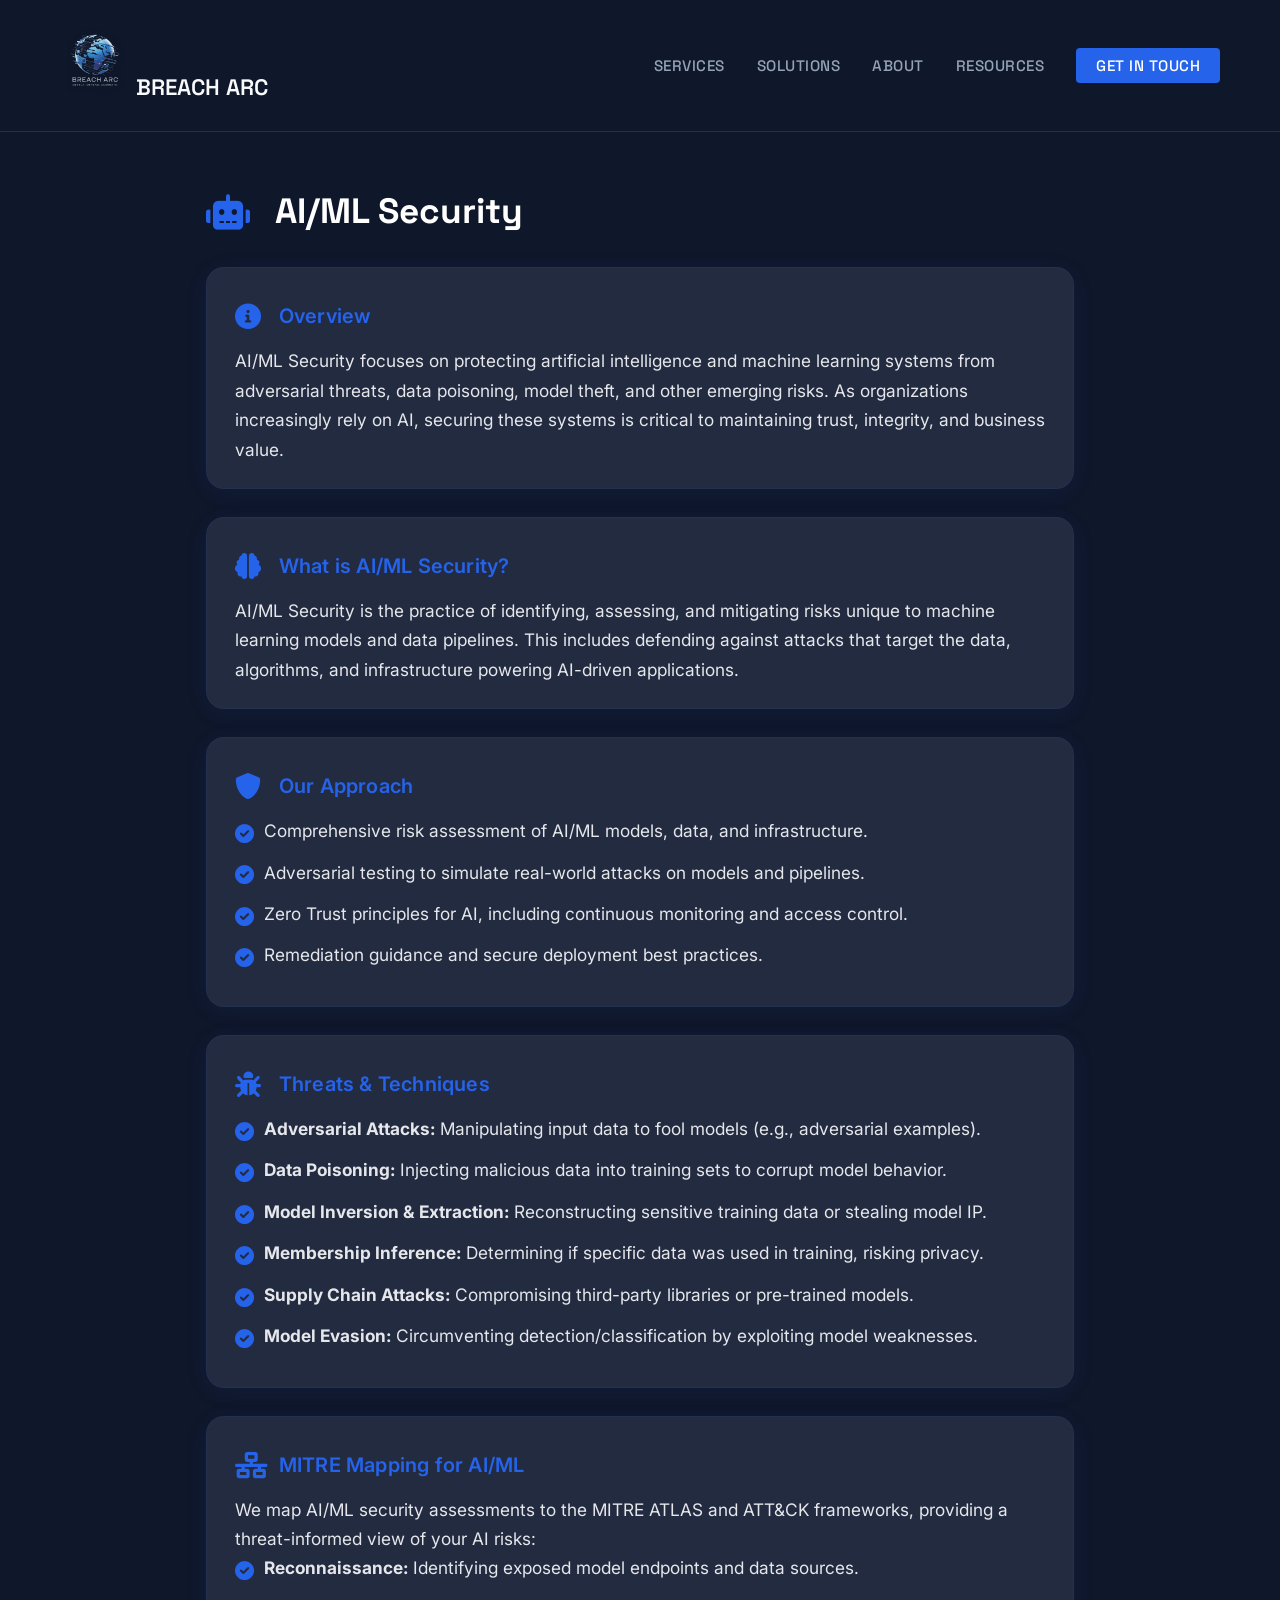
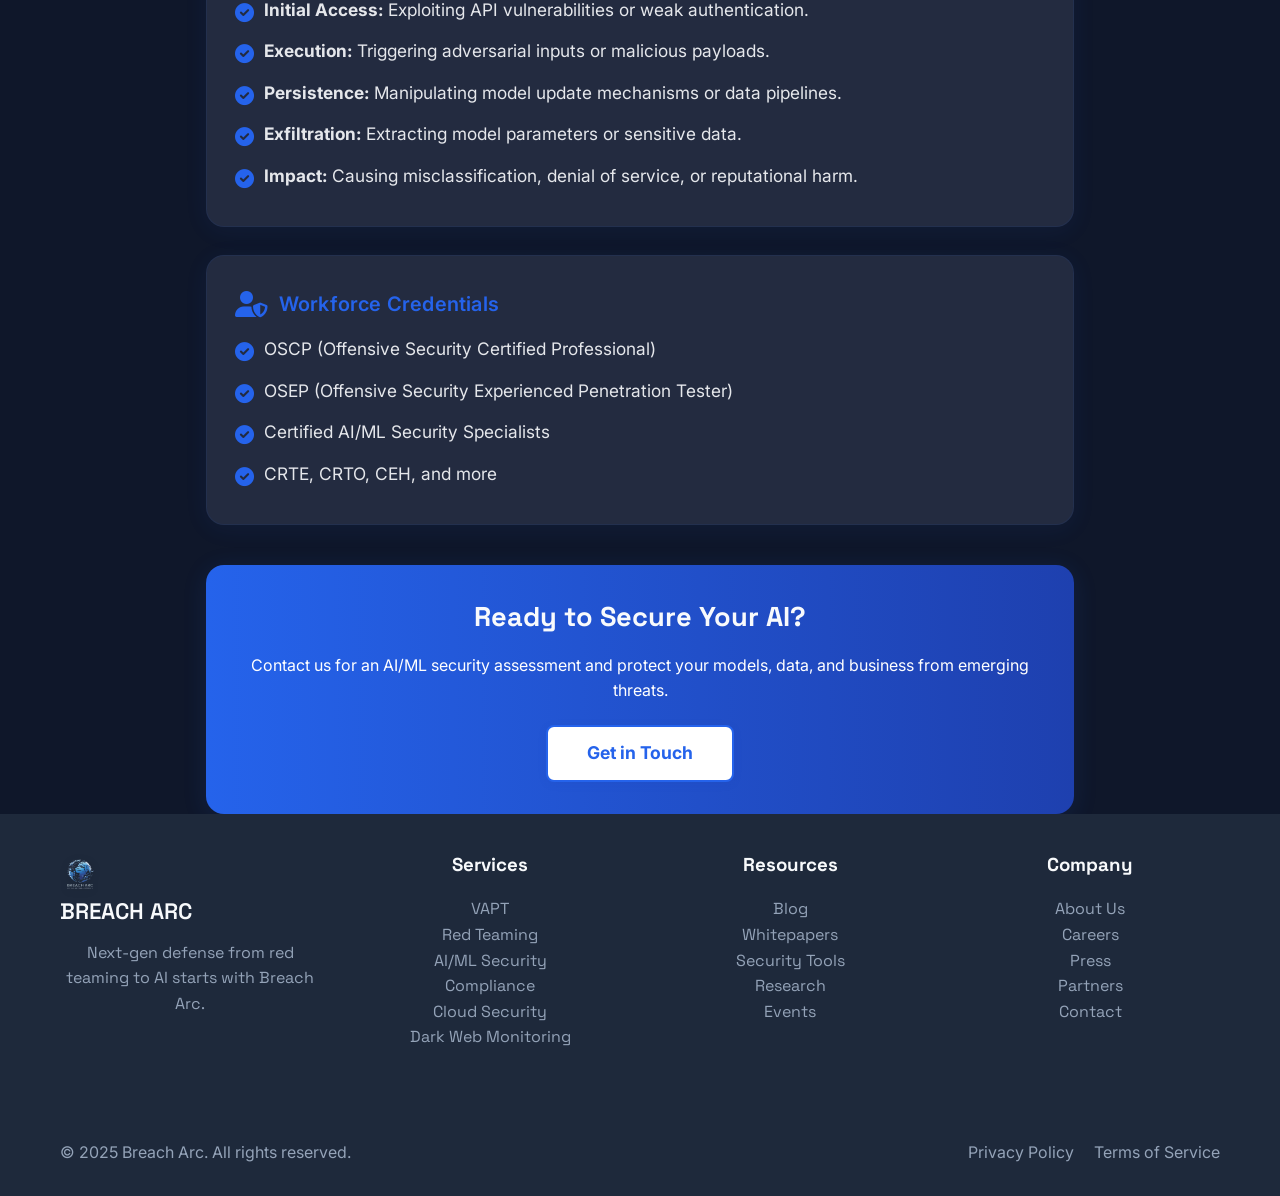
<file: ai-ml security.html>
<!DOCTYPE html>
<html lang="en">
<head>
    <meta charset="UTF-8">
    <meta name="viewport" content="width=device-width, initial-scale=1.0">
    <title>AI/ML Security | Breach Arc</title>
    <meta name="description" content="Learn about Breach Arc's AI/ML Security services: protecting machine learning systems from adversarial threats, data poisoning, and more.">
    <link rel="stylesheet" href="style.css">
    <link href="https://fonts.googleapis.com/css2?family=Inter:wght@300;400;500;600;700&family=Space+Grotesk:wght@500;600;700&display=swap" rel="stylesheet">
    <link rel="stylesheet" href="https://cdnjs.cloudflare.com/ajax/libs/font-awesome/6.0.0/css/all.min.css">
    <link rel="icon" type="image/x-icon" href="favicon.ico">
    <link rel="icon" type="image/png" sizes="32x32" href="favicon.ico">
    <link rel="icon" type="image/png" sizes="16x16" href="favicon.ico">
    <link rel="apple-touch-icon" href="favicon.ico">
    <link rel="manifest" href="site.webmanifest">
    <meta name="theme-color" content="#2563eb">
</head>
<body>
    <nav class="navbar" role="navigation" aria-label="Main navigation">
        <div class="container">
            <div class="logo">
                <a href="/" aria-label="Breach Arc Home">
                    <img src="Logo1.png" alt="Breach Arc Logo" class="logo-img" width="40" height="40">
                    <span class="logo-text">BREACH ARC</span>
                </a>
            </div>
            <div class="nav-wrapper">
                <ul class="nav-links">
                    <li><a href="index.html#services" class="nav-item">Services</a></li>
                    <li><a href="index.html#solutions" class="nav-item">Solutions</a></li>
                    <li><a href="index.html#about" class="nav-item">About</a></li>
                    <li><a href="index.html#resources" class="nav-item">Resources</a></li>
                    <li><a href="index.html#contact" class="nav-cta">Get in Touch</a></li>
                </ul>
            </div>
        </div>
    </nav>
    <main class="service-detail with-nav-offset">
        <div class="container vapt-container">
            <h1 class="vapt-title"><i class="fas fa-robot vapt-title-icon"></i> AI/ML Security</h1>
            <div class="vapt-sections">
                <section class="vapt-card">
                    <div class="vapt-card-header"><i class="fas fa-info-circle vapt-section-icon"></i> <span>Overview</span></div>
                    <div class="vapt-card-body">
                        <p>AI/ML Security focuses on protecting artificial intelligence and machine learning systems from adversarial threats, data poisoning, model theft, and other emerging risks. As organizations increasingly rely on AI, securing these systems is critical to maintaining trust, integrity, and business value.</p>
                    </div>
                </section>
                <section class="vapt-card">
                    <div class="vapt-card-header"><i class="fas fa-brain vapt-section-icon"></i> <span>What is AI/ML Security?</span></div>
                    <div class="vapt-card-body">
                        <p>AI/ML Security is the practice of identifying, assessing, and mitigating risks unique to machine learning models and data pipelines. This includes defending against attacks that target the data, algorithms, and infrastructure powering AI-driven applications.</p>
                    </div>
                </section>
                <section class="vapt-card">
                    <div class="vapt-card-header"><i class="fas fa-shield-alt vapt-section-icon"></i> <span>Our Approach</span></div>
                    <div class="vapt-card-body">
                        <ul class="vapt-list">
                            <li>Comprehensive risk assessment of AI/ML models, data, and infrastructure.</li>
                            <li>Adversarial testing to simulate real-world attacks on models and pipelines.</li>
                            <li>Zero Trust principles for AI, including continuous monitoring and access control.</li>
                            <li>Remediation guidance and secure deployment best practices.</li>
                        </ul>
                    </div>
                </section>
                <section class="vapt-card">
                    <div class="vapt-card-header"><i class="fas fa-bug vapt-section-icon"></i> <span>Threats & Techniques</span></div>
                    <div class="vapt-card-body">
                        <ul class="vapt-list">
                            <li><strong>Adversarial Attacks:</strong> Manipulating input data to fool models (e.g., adversarial examples).</li>
                            <li><strong>Data Poisoning:</strong> Injecting malicious data into training sets to corrupt model behavior.</li>
                            <li><strong>Model Inversion & Extraction:</strong> Reconstructing sensitive training data or stealing model IP.</li>
                            <li><strong>Membership Inference:</strong> Determining if specific data was used in training, risking privacy.</li>
                            <li><strong>Supply Chain Attacks:</strong> Compromising third-party libraries or pre-trained models.</li>
                            <li><strong>Model Evasion:</strong> Circumventing detection/classification by exploiting model weaknesses.</li>
                        </ul>
                    </div>
                </section>
                <section class="vapt-card">
                    <div class="vapt-card-header"><i class="fas fa-network-wired vapt-section-icon"></i> <span>MITRE Mapping for AI/ML</span></div>
                    <div class="vapt-card-body">
                        <p>We map AI/ML security assessments to the MITRE ATLAS and ATT&CK frameworks, providing a threat-informed view of your AI risks:</p>
                        <ul class="vapt-list">
                            <li><strong>Reconnaissance:</strong> Identifying exposed model endpoints and data sources.</li>
                            <li><strong>Initial Access:</strong> Exploiting API vulnerabilities or weak authentication.</li>
                            <li><strong>Execution:</strong> Triggering adversarial inputs or malicious payloads.</li>
                            <li><strong>Persistence:</strong> Manipulating model update mechanisms or data pipelines.</li>
                            <li><strong>Exfiltration:</strong> Extracting model parameters or sensitive data.</li>
                            <li><strong>Impact:</strong> Causing misclassification, denial of service, or reputational harm.</li>
                        </ul>
                    </div>
                </section>
                <section class="vapt-card">
                    <div class="vapt-card-header"><i class="fas fa-user-shield vapt-section-icon"></i> <span>Workforce Credentials</span></div>
                    <div class="vapt-card-body">
                        <ul class="cert-list vapt-list">
                            <li>OSCP (Offensive Security Certified Professional)</li>
                            <li>OSEP (Offensive Security Experienced Penetration Tester)</li>
                            <li>Certified AI/ML Security Specialists</li>
                            <li>CRTE, CRTO, CEH, and more</li>
                        </ul>
                    </div>
                </section>
            </div>
            <section class="cta-section vapt-cta-section">
                <h2>Ready to Secure Your AI?</h2>
                <p>Contact us for an AI/ML security assessment and protect your models, data, and business from emerging threats.</p>
                <a href="index.html#contact" class="cta-primary vapt-cta-btn">Get in Touch</a>
            </section>
        </div>
    </main>
    <footer class="footer">
        <div class="container">
            <div class="footer-content">
                <div class="footer-col">
                    <div class="logo">
                        <a href="/" aria-label="Breach Arc Home">
                            <img src="Logo1.png" alt="Breach Arc Logo" class="logo-img" width="40" height="40">
                            <span class="logo-text">BREACH ARC</span>
                        </a>
                    </div>
                    <p>Next-gen defense from red teaming to AI starts with Breach Arc.</p>
                </div>
                <div class="footer-col">
                    <h3>Services</h3>
                    <ul>
                        <li><a href="index.html#services">VAPT</a></li>
                        <li><a href="index.html#services">Red Teaming</a></li>
                        <li><a href="index.html#services">AI/ML Security</a></li>
                        <li><a href="index.html#services">Compliance</a></li>
                        <li><a href="index.html#services">Cloud Security</a></li>
                        <li><a href="index.html#services">Dark Web Monitoring</a></li>
                    </ul>
                </div>
                <div class="footer-col">
                    <h3>Resources</h3>
                    <ul>
                        <li><a href="index.html#resources">Blog</a></li>
                        <li><a href="index.html#resources">Whitepapers</a></li>
                        <li><a href="index.html#resources">Security Tools</a></li>
                        <li><a href="index.html#resources">Research</a></li>
                        <li><a href="index.html#resources">Events</a></li>
                    </ul>
                </div>
                <div class="footer-col">
                    <h3>Company</h3>
                    <ul>
                        <li><a href="index.html#about">About Us</a></li>
                        <li><a href="#">Careers</a></li>
                        <li><a href="#">Press</a></li>
                        <li><a href="#">Partners</a></li>
                        <li><a href="index.html#contact">Contact</a></li>
                    </ul>
                </div>
            </div>
            <div class="footer-bottom">
                <div class="copyright">
                    © 2025 Breach Arc. All rights reserved.
                </div>
                <div class="legal-links">
                    <a href="privacy-policy.html">Privacy Policy</a>
                    <a href="terms-of-service.html">Terms of Service</a>
                </div>
            </div>
        </div>
    </footer>
</body>
</html>
</file>
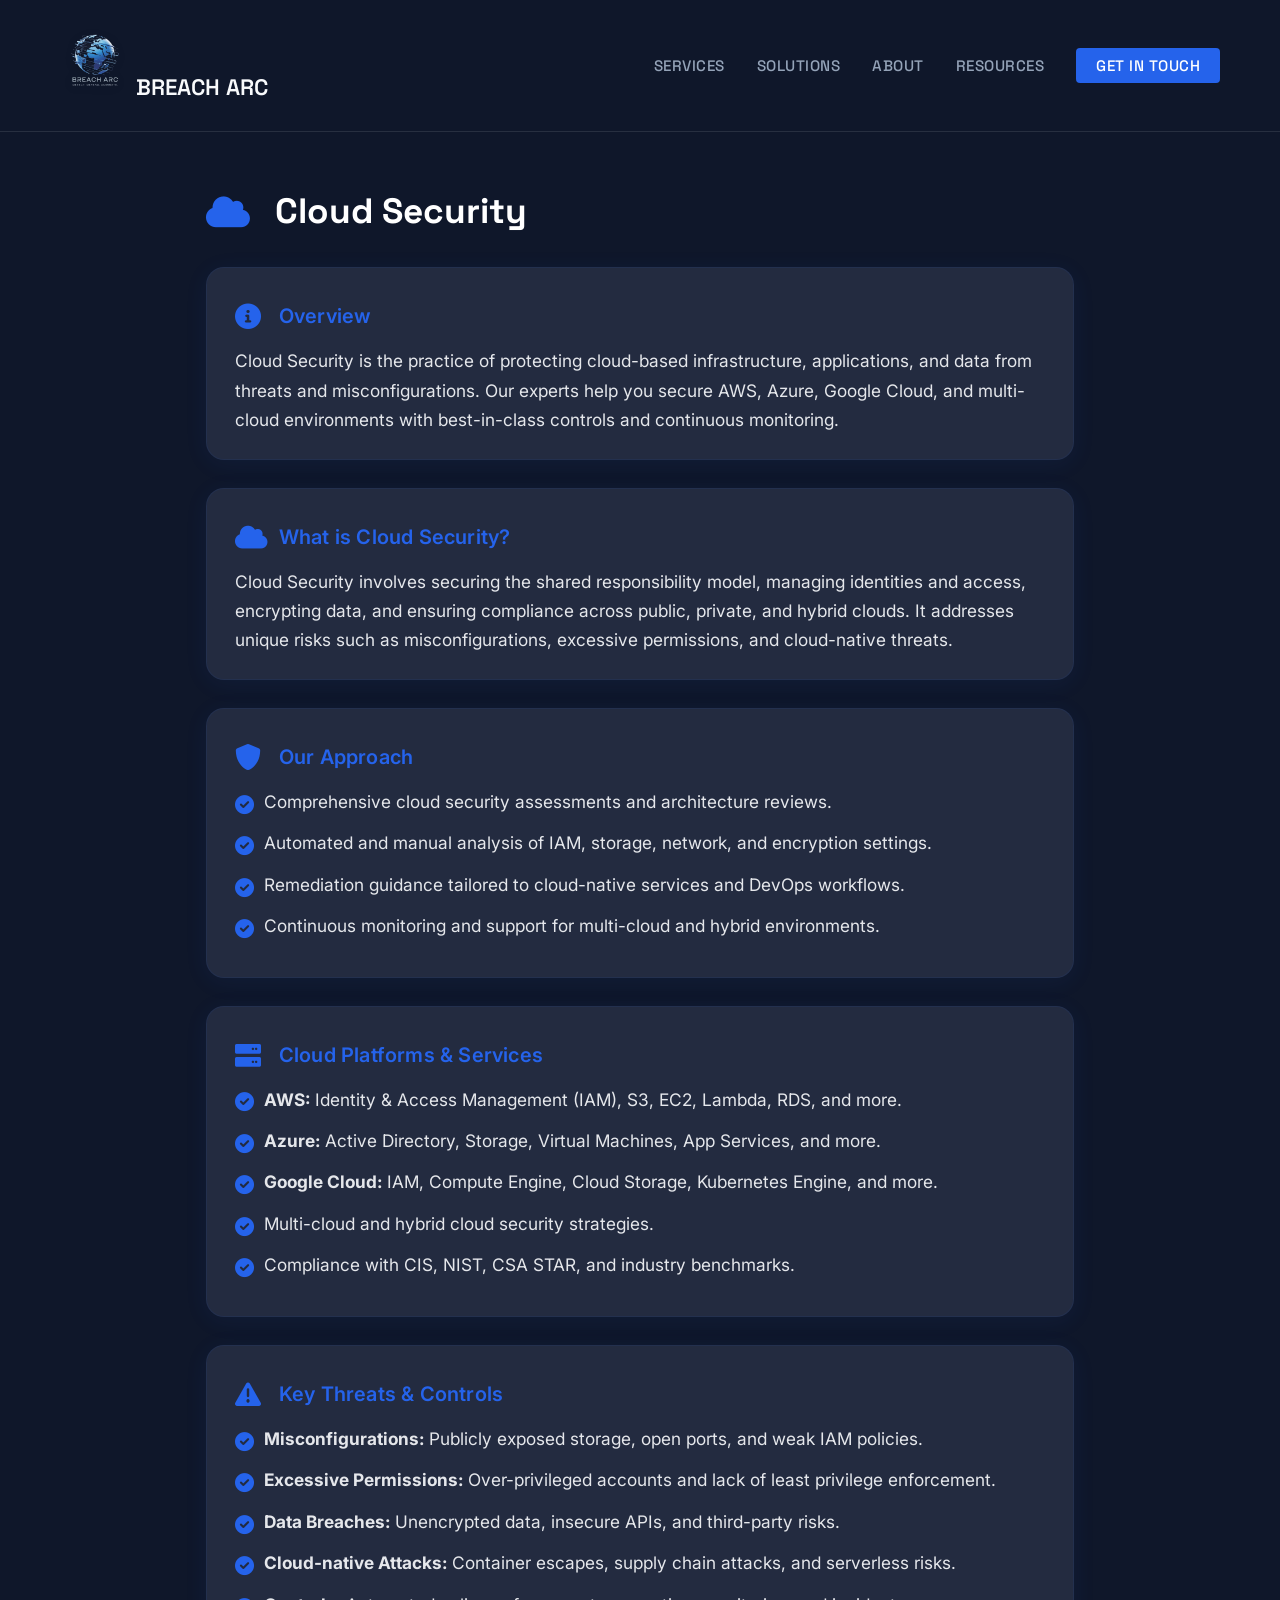
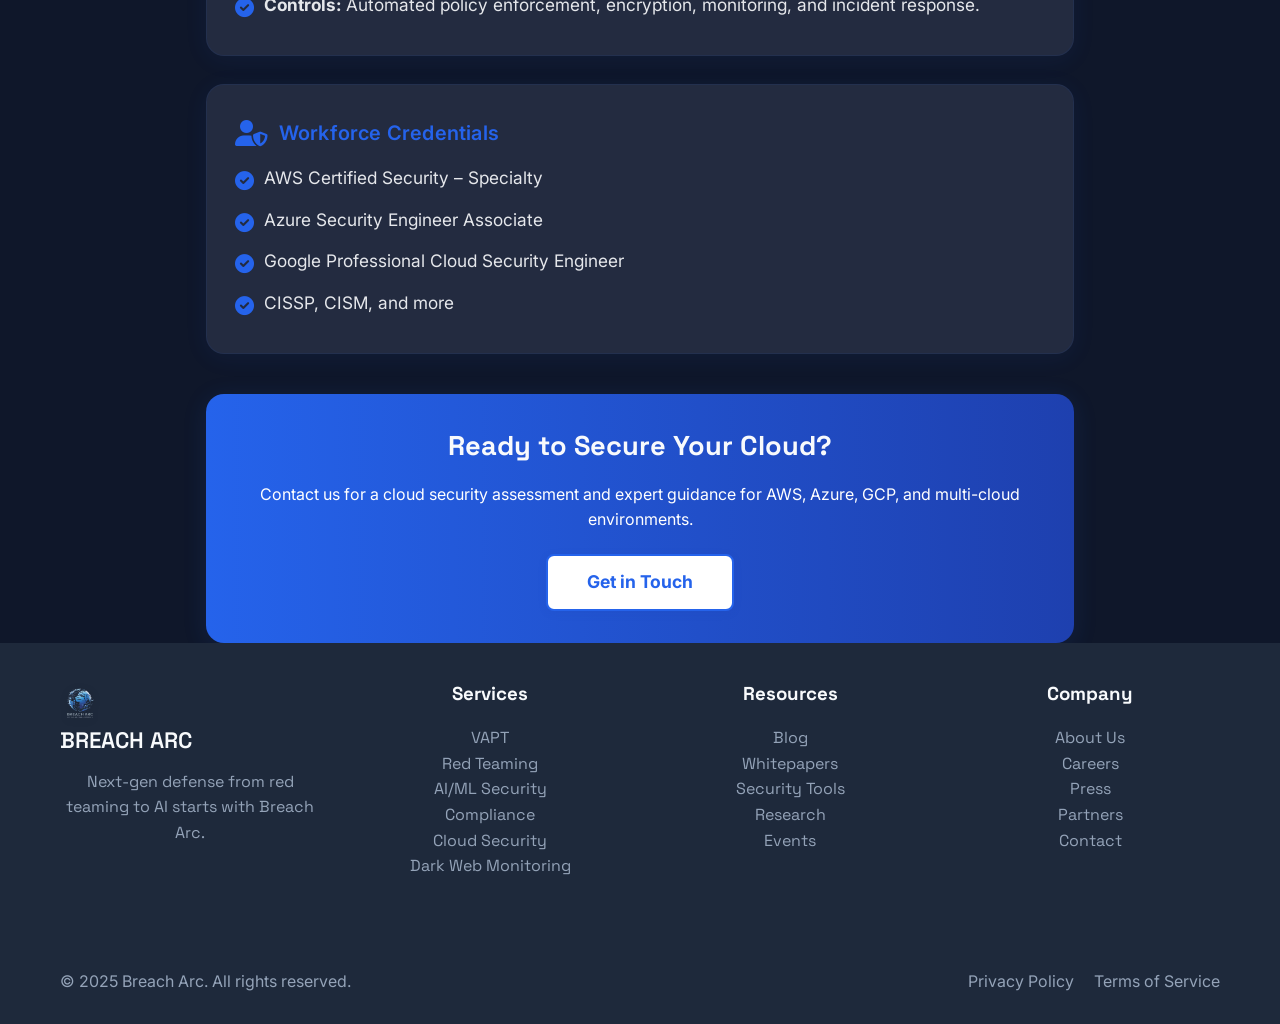
<file: cloud-security.html>
<!DOCTYPE html>
<html lang="en">
<head>
    <meta charset="UTF-8">
    <meta name="viewport" content="width=device-width, initial-scale=1.0">
    <title>Cloud Security | Breach Arc</title>
    <meta name="description" content="Learn about Breach Arc's Cloud Security services: securing AWS, Azure, GCP, and multi-cloud environments with expert guidance and controls.">
    <link rel="stylesheet" href="style.css">
    <link href="https://fonts.googleapis.com/css2?family=Inter:wght@300;400;500;600;700&family=Space+Grotesk:wght@500;600;700&display=swap" rel="stylesheet">
    <link rel="stylesheet" href="https://cdnjs.cloudflare.com/ajax/libs/font-awesome/6.0.0/css/all.min.css">
    <link rel="icon" type="image/x-icon" href="favicon.ico">
    <link rel="icon" type="image/png" sizes="32x32" href="favicon.ico">
    <link rel="icon" type="image/png" sizes="16x16" href="favicon.ico">
    <link rel="apple-touch-icon" href="favicon.ico">
    <link rel="manifest" href="site.webmanifest">
    <meta name="theme-color" content="#2563eb">
</head>
<body>
    <nav class="navbar" role="navigation" aria-label="Main navigation">
        <div class="container">
            <div class="logo">
                <a href="/" aria-label="Breach Arc Home">
                    <img src="Logo1.png" alt="Breach Arc Logo" class="logo-img" width="40" height="40">
                    <span class="logo-text">BREACH ARC</span>
                </a>
            </div>
            <div class="nav-wrapper">
                <ul class="nav-links">
                    <li><a href="index.html#services" class="nav-item">Services</a></li>
                    <li><a href="index.html#solutions" class="nav-item">Solutions</a></li>
                    <li><a href="index.html#about" class="nav-item">About</a></li>
                    <li><a href="index.html#resources" class="nav-item">Resources</a></li>
                    <li><a href="index.html#contact" class="nav-cta">Get in Touch</a></li>
                </ul>
            </div>
        </div>
    </nav>
    <main class="service-detail with-nav-offset">
        <div class="container vapt-container">
            <h1 class="vapt-title"><i class="fas fa-cloud vapt-title-icon"></i> Cloud Security</h1>
            <div class="vapt-sections">
                <section class="vapt-card">
                    <div class="vapt-card-header"><i class="fas fa-info-circle vapt-section-icon"></i> <span>Overview</span></div>
                    <div class="vapt-card-body">
                        <p>Cloud Security is the practice of protecting cloud-based infrastructure, applications, and data from threats and misconfigurations. Our experts help you secure AWS, Azure, Google Cloud, and multi-cloud environments with best-in-class controls and continuous monitoring.</p>
                    </div>
                </section>
                <section class="vapt-card">
                    <div class="vapt-card-header"><i class="fas fa-cloud vapt-section-icon"></i> <span>What is Cloud Security?</span></div>
                    <div class="vapt-card-body">
                        <p>Cloud Security involves securing the shared responsibility model, managing identities and access, encrypting data, and ensuring compliance across public, private, and hybrid clouds. It addresses unique risks such as misconfigurations, excessive permissions, and cloud-native threats.</p>
                    </div>
                </section>
                <section class="vapt-card">
                    <div class="vapt-card-header"><i class="fas fa-shield-alt vapt-section-icon"></i> <span>Our Approach</span></div>
                    <div class="vapt-card-body">
                        <ul class="vapt-list">
                            <li>Comprehensive cloud security assessments and architecture reviews.</li>
                            <li>Automated and manual analysis of IAM, storage, network, and encryption settings.</li>
                            <li>Remediation guidance tailored to cloud-native services and DevOps workflows.</li>
                            <li>Continuous monitoring and support for multi-cloud and hybrid environments.</li>
                        </ul>
                    </div>
                </section>
                <section class="vapt-card">
                    <div class="vapt-card-header"><i class="fas fa-server vapt-section-icon"></i> <span>Cloud Platforms & Services</span></div>
                    <div class="vapt-card-body">
                        <ul class="vapt-list">
                            <li><strong>AWS:</strong> Identity & Access Management (IAM), S3, EC2, Lambda, RDS, and more.</li>
                            <li><strong>Azure:</strong> Active Directory, Storage, Virtual Machines, App Services, and more.</li>
                            <li><strong>Google Cloud:</strong> IAM, Compute Engine, Cloud Storage, Kubernetes Engine, and more.</li>
                            <li>Multi-cloud and hybrid cloud security strategies.</li>
                            <li>Compliance with CIS, NIST, CSA STAR, and industry benchmarks.</li>
                        </ul>
                    </div>
                </section>
                <section class="vapt-card">
                    <div class="vapt-card-header"><i class="fas fa-exclamation-triangle vapt-section-icon"></i> <span>Key Threats & Controls</span></div>
                    <div class="vapt-card-body">
                        <ul class="vapt-list">
                            <li><strong>Misconfigurations:</strong> Publicly exposed storage, open ports, and weak IAM policies.</li>
                            <li><strong>Excessive Permissions:</strong> Over-privileged accounts and lack of least privilege enforcement.</li>
                            <li><strong>Data Breaches:</strong> Unencrypted data, insecure APIs, and third-party risks.</li>
                            <li><strong>Cloud-native Attacks:</strong> Container escapes, supply chain attacks, and serverless risks.</li>
                            <li><strong>Controls:</strong> Automated policy enforcement, encryption, monitoring, and incident response.</li>
                        </ul>
                    </div>
                </section>
                <section class="vapt-card">
                    <div class="vapt-card-header"><i class="fas fa-user-shield vapt-section-icon"></i> <span>Workforce Credentials</span></div>
                    <div class="vapt-card-body">
                        <ul class="cert-list vapt-list">
                            <li>AWS Certified Security – Specialty</li>
                            <li>Azure Security Engineer Associate</li>
                            <li>Google Professional Cloud Security Engineer</li>
                            <li>CISSP, CISM, and more</li>
                        </ul>
                    </div>
                </section>
            </div>
            <section class="cta-section vapt-cta-section">
                <h2>Ready to Secure Your Cloud?</h2>
                <p>Contact us for a cloud security assessment and expert guidance for AWS, Azure, GCP, and multi-cloud environments.</p>
                <a href="index.html#contact" class="cta-primary vapt-cta-btn">Get in Touch</a>
            </section>
        </div>
    </main>
    <footer class="footer">
        <div class="container">
            <div class="footer-content">
                <div class="footer-col">
                    <div class="logo">
                        <a href="/" aria-label="Breach Arc Home">
                            <img src="Logo1.png" alt="Breach Arc Logo" class="logo-img" width="40" height="40">
                            <span class="logo-text">BREACH ARC</span>
                        </a>
                    </div>
                    <p>Next-gen defense from red teaming to AI starts with Breach Arc.</p>
                </div>
                <div class="footer-col">
                    <h3>Services</h3>
                    <ul>
                        <li><a href="index.html#services">VAPT</a></li>
                        <li><a href="index.html#services">Red Teaming</a></li>
                        <li><a href="index.html#services">AI/ML Security</a></li>
                        <li><a href="index.html#services">Compliance</a></li>
                        <li><a href="index.html#services">Cloud Security</a></li>
                        <li><a href="index.html#services">Dark Web Monitoring</a></li>
                    </ul>
                </div>
                <div class="footer-col">
                    <h3>Resources</h3>
                    <ul>
                        <li><a href="index.html#resources">Blog</a></li>
                        <li><a href="index.html#resources">Whitepapers</a></li>
                        <li><a href="index.html#resources">Security Tools</a></li>
                        <li><a href="index.html#resources">Research</a></li>
                        <li><a href="index.html#resources">Events</a></li>
                    </ul>
                </div>
                <div class="footer-col">
                    <h3>Company</h3>
                    <ul>
                        <li><a href="index.html#about">About Us</a></li>
                        <li><a href="#">Careers</a></li>
                        <li><a href="#">Press</a></li>
                        <li><a href="#">Partners</a></li>
                        <li><a href="index.html#contact">Contact</a></li>
                    </ul>
                </div>
            </div>
            <div class="footer-bottom">
                <div class="copyright">
                    © 2025 Breach Arc. All rights reserved.
                </div>
                <div class="legal-links">
                    <a href="privacy-policy.html">Privacy Policy</a>
                    <a href="terms-of-service.html">Terms of Service</a>
                </div>
            </div>
        </div>
    </footer>
</body>
</html>
</file>
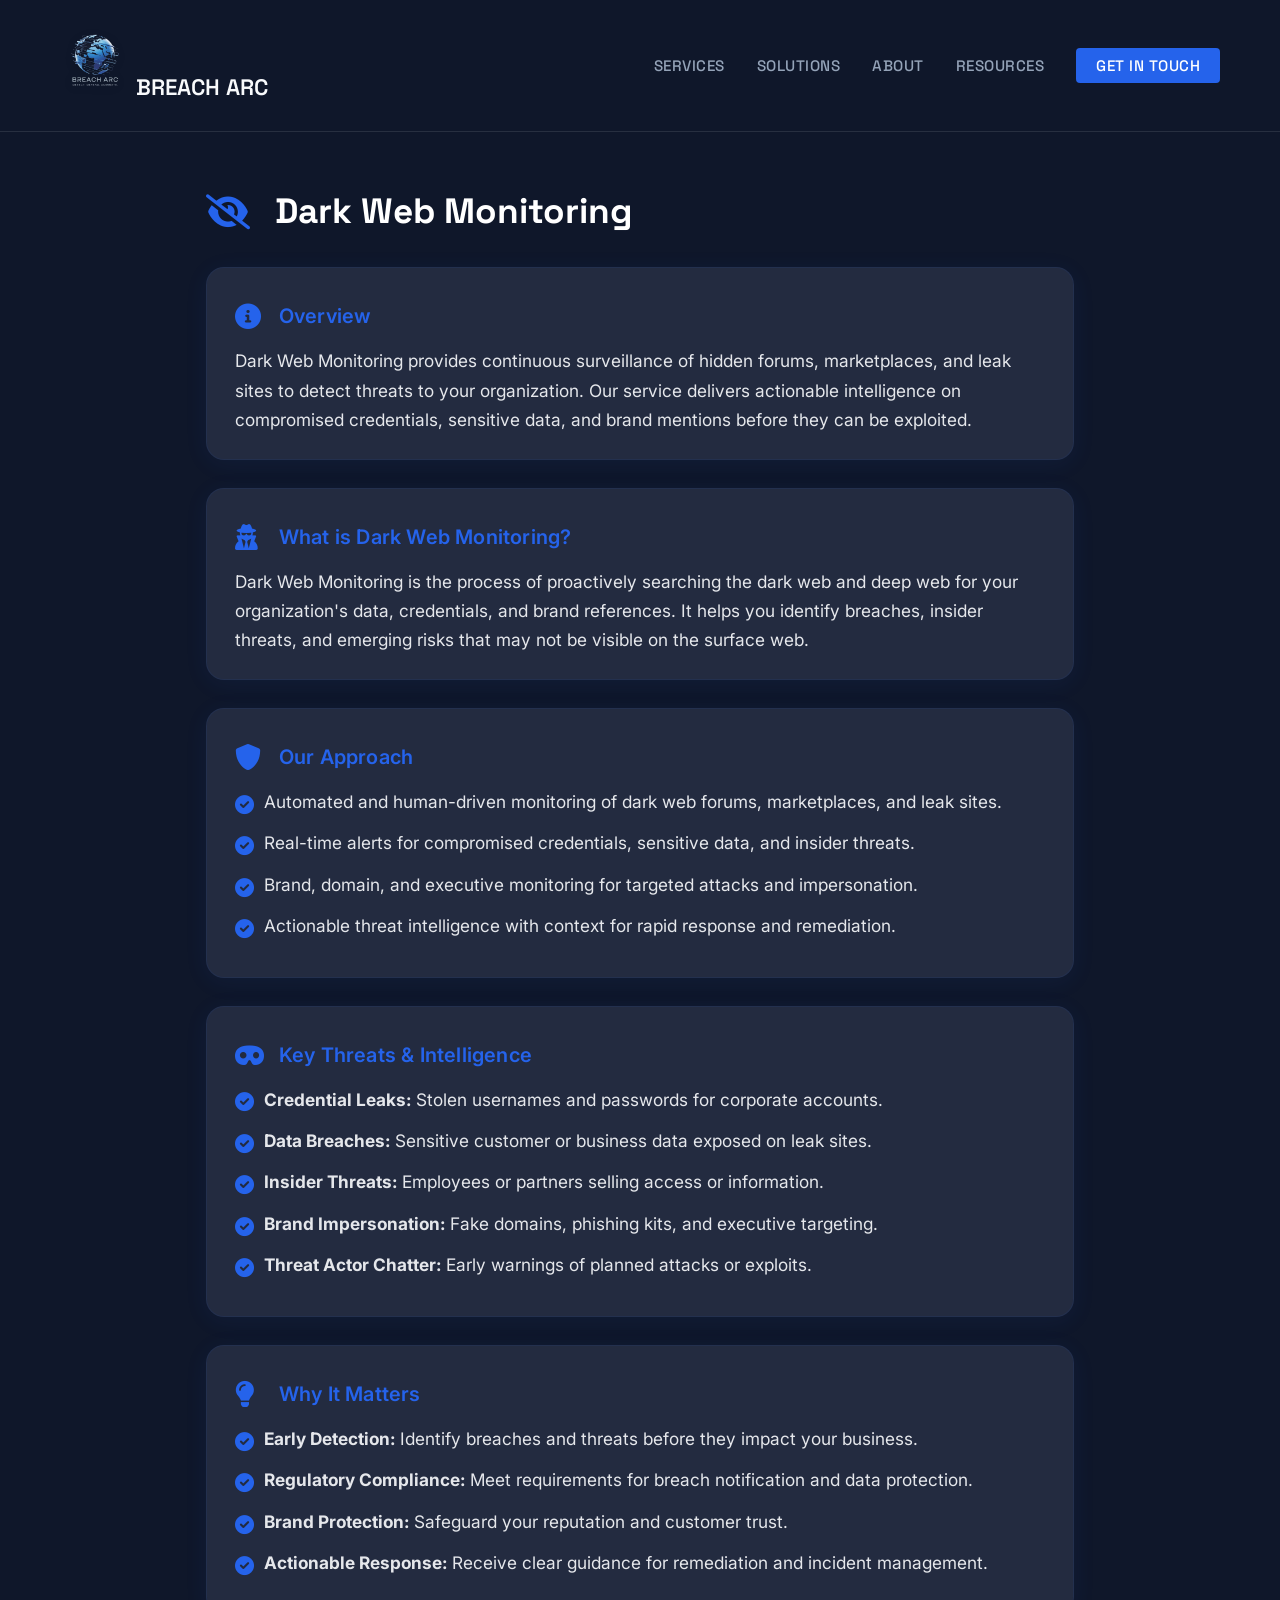
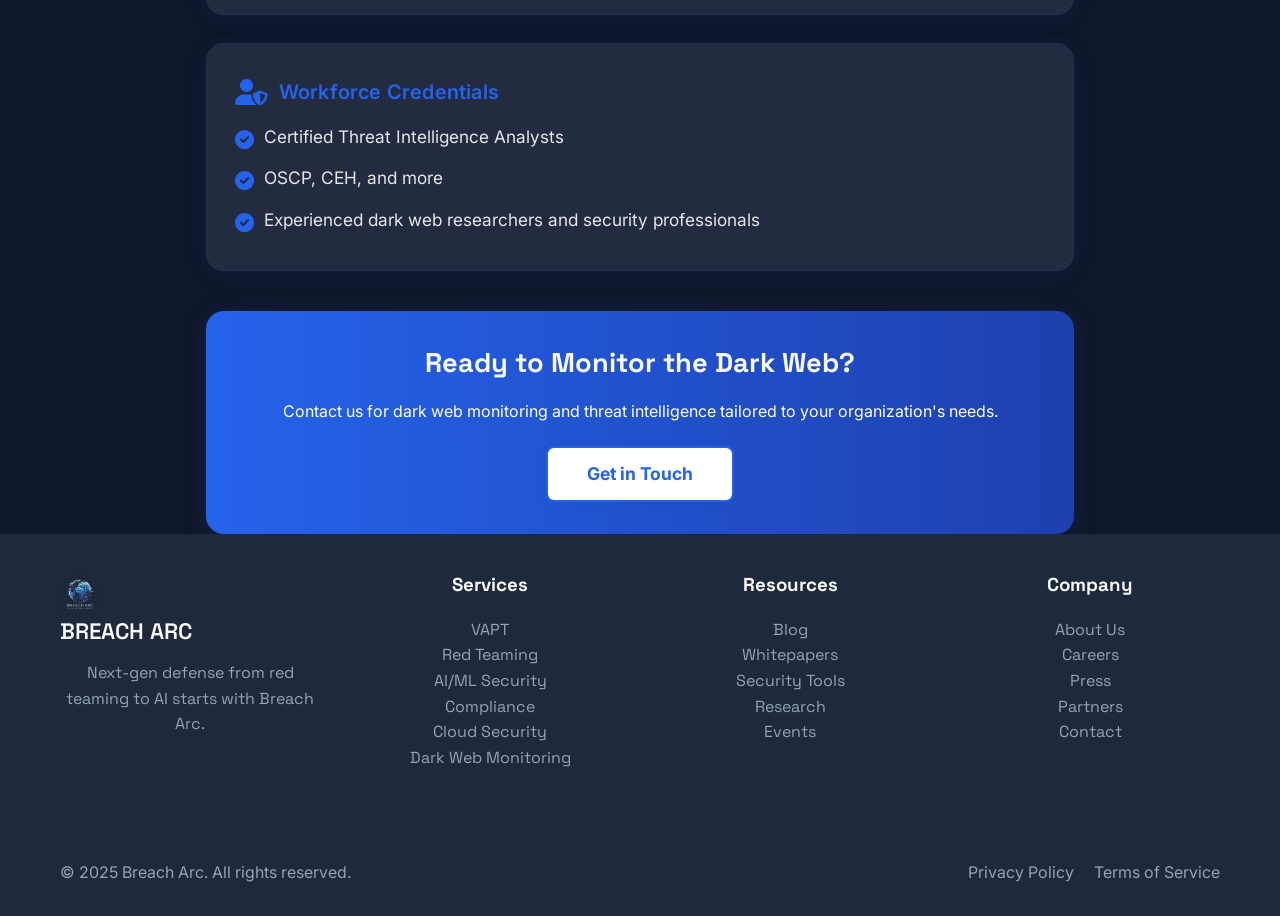
<file: dark-web-monitoring.html>
<!DOCTYPE html>
<html lang="en">
<head>
    <meta charset="UTF-8">
    <meta name="viewport" content="width=device-width, initial-scale=1.0">
    <title>Dark Web Monitoring | Breach Arc</title>
    <meta name="description" content="Learn about Breach Arc's Dark Web Monitoring services: continuous surveillance, threat intelligence, and actionable alerts for your organization.">
    <link rel="stylesheet" href="style.css">
    <link href="https://fonts.googleapis.com/css2?family=Inter:wght@300;400;500;600;700&family=Space+Grotesk:wght@500;600;700&display=swap" rel="stylesheet">
    <link rel="stylesheet" href="https://cdnjs.cloudflare.com/ajax/libs/font-awesome/6.0.0/css/all.min.css">
    <link rel="icon" type="image/x-icon" href="favicon.ico">
    <link rel="icon" type="image/png" sizes="32x32" href="favicon.ico">
    <link rel="icon" type="image/png" sizes="16x16" href="favicon.ico">
    <link rel="apple-touch-icon" href="favicon.ico">
    <link rel="manifest" href="site.webmanifest">
    <meta name="theme-color" content="#2563eb">
</head>
<body>
    <nav class="navbar" role="navigation" aria-label="Main navigation">
        <div class="container">
            <div class="logo">
                <a href="/" aria-label="Breach Arc Home">
                    <img src="Logo1.png" alt="Breach Arc Logo" class="logo-img" width="40" height="40">
                    <span class="logo-text">BREACH ARC</span>
                </a>
            </div>
            <div class="nav-wrapper">
                <ul class="nav-links">
                    <li><a href="index.html#services" class="nav-item">Services</a></li>
                    <li><a href="index.html#solutions" class="nav-item">Solutions</a></li>
                    <li><a href="index.html#about" class="nav-item">About</a></li>
                    <li><a href="index.html#resources" class="nav-item">Resources</a></li>
                    <li><a href="index.html#contact" class="nav-cta">Get in Touch</a></li>
                </ul>
            </div>
        </div>
    </nav>
    <main class="service-detail with-nav-offset">
        <div class="container vapt-container">
            <h1 class="vapt-title"><i class="fas fa-eye-slash vapt-title-icon"></i> Dark Web Monitoring</h1>
            <div class="vapt-sections">
                <section class="vapt-card">
                    <div class="vapt-card-header"><i class="fas fa-info-circle vapt-section-icon"></i> <span>Overview</span></div>
                    <div class="vapt-card-body">
                        <p>Dark Web Monitoring provides continuous surveillance of hidden forums, marketplaces, and leak sites to detect threats to your organization. Our service delivers actionable intelligence on compromised credentials, sensitive data, and brand mentions before they can be exploited.</p>
                    </div>
                </section>
                <section class="vapt-card">
                    <div class="vapt-card-header"><i class="fas fa-user-secret vapt-section-icon"></i> <span>What is Dark Web Monitoring?</span></div>
                    <div class="vapt-card-body">
                        <p>Dark Web Monitoring is the process of proactively searching the dark web and deep web for your organization's data, credentials, and brand references. It helps you identify breaches, insider threats, and emerging risks that may not be visible on the surface web.</p>
                    </div>
                </section>
                <section class="vapt-card">
                    <div class="vapt-card-header"><i class="fas fa-shield-alt vapt-section-icon"></i> <span>Our Approach</span></div>
                    <div class="vapt-card-body">
                        <ul class="vapt-list">
                            <li>Automated and human-driven monitoring of dark web forums, marketplaces, and leak sites.</li>
                            <li>Real-time alerts for compromised credentials, sensitive data, and insider threats.</li>
                            <li>Brand, domain, and executive monitoring for targeted attacks and impersonation.</li>
                            <li>Actionable threat intelligence with context for rapid response and remediation.</li>
                        </ul>
                    </div>
                </section>
                <section class="vapt-card">
                    <div class="vapt-card-header"><i class="fas fa-mask vapt-section-icon"></i> <span>Key Threats & Intelligence</span></div>
                    <div class="vapt-card-body">
                        <ul class="vapt-list">
                            <li><strong>Credential Leaks:</strong> Stolen usernames and passwords for corporate accounts.</li>
                            <li><strong>Data Breaches:</strong> Sensitive customer or business data exposed on leak sites.</li>
                            <li><strong>Insider Threats:</strong> Employees or partners selling access or information.</li>
                            <li><strong>Brand Impersonation:</strong> Fake domains, phishing kits, and executive targeting.</li>
                            <li><strong>Threat Actor Chatter:</strong> Early warnings of planned attacks or exploits.</li>
                        </ul>
                    </div>
                </section>
                <section class="vapt-card">
                    <div class="vapt-card-header"><i class="fas fa-lightbulb vapt-section-icon"></i> <span>Why It Matters</span></div>
                    <div class="vapt-card-body">
                        <ul class="vapt-list">
                            <li><strong>Early Detection:</strong> Identify breaches and threats before they impact your business.</li>
                            <li><strong>Regulatory Compliance:</strong> Meet requirements for breach notification and data protection.</li>
                            <li><strong>Brand Protection:</strong> Safeguard your reputation and customer trust.</li>
                            <li><strong>Actionable Response:</strong> Receive clear guidance for remediation and incident management.</li>
                        </ul>
                    </div>
                </section>
                <section class="vapt-card">
                    <div class="vapt-card-header"><i class="fas fa-user-shield vapt-section-icon"></i> <span>Workforce Credentials</span></div>
                    <div class="vapt-card-body">
                        <ul class="cert-list vapt-list">
                            <li>Certified Threat Intelligence Analysts</li>
                            <li>OSCP, CEH, and more</li>
                            <li>Experienced dark web researchers and security professionals</li>
                        </ul>
                    </div>
                </section>
            </div>
            <section class="cta-section vapt-cta-section">
                <h2>Ready to Monitor the Dark Web?</h2>
                <p>Contact us for dark web monitoring and threat intelligence tailored to your organization's needs.</p>
                <a href="index.html#contact" class="cta-primary vapt-cta-btn">Get in Touch</a>
            </section>
        </div>
    </main>
    <footer class="footer">
        <div class="container">
            <div class="footer-content">
                <div class="footer-col">
                    <div class="logo">
                        <a href="/" aria-label="Breach Arc Home">
                            <img src="Logo1.png" alt="Breach Arc Logo" class="logo-img" width="40" height="40">
                            <span class="logo-text">BREACH ARC</span>
                        </a>
                    </div>
                    <p>Next-gen defense from red teaming to AI starts with Breach Arc.</p>
                </div>
                <div class="footer-col">
                    <h3>Services</h3>
                    <ul>
                        <li><a href="index.html#services">VAPT</a></li>
                        <li><a href="index.html#services">Red Teaming</a></li>
                        <li><a href="index.html#services">AI/ML Security</a></li>
                        <li><a href="index.html#services">Compliance</a></li>
                        <li><a href="index.html#services">Cloud Security</a></li>
                        <li><a href="index.html#services">Dark Web Monitoring</a></li>
                    </ul>
                </div>
                <div class="footer-col">
                    <h3>Resources</h3>
                    <ul>
                        <li><a href="index.html#resources">Blog</a></li>
                        <li><a href="index.html#resources">Whitepapers</a></li>
                        <li><a href="index.html#resources">Security Tools</a></li>
                        <li><a href="index.html#resources">Research</a></li>
                        <li><a href="index.html#resources">Events</a></li>
                    </ul>
                </div>
                <div class="footer-col">
                    <h3>Company</h3>
                    <ul>
                        <li><a href="index.html#about">About Us</a></li>
                        <li><a href="#">Careers</a></li>
                        <li><a href="#">Press</a></li>
                        <li><a href="#">Partners</a></li>
                        <li><a href="index.html#contact">Contact</a></li>
                    </ul>
                </div>
            </div>
            <div class="footer-bottom">
                <div class="copyright">
                    © 2025 Breach Arc. All rights reserved.
                </div>
                <div class="legal-links">
                    <a href="privacy-policy.html">Privacy Policy</a>
                    <a href="terms-of-service.html">Terms of Service</a>
                </div>
            </div>
        </div>
    </footer>
</body>
</html>
</file>
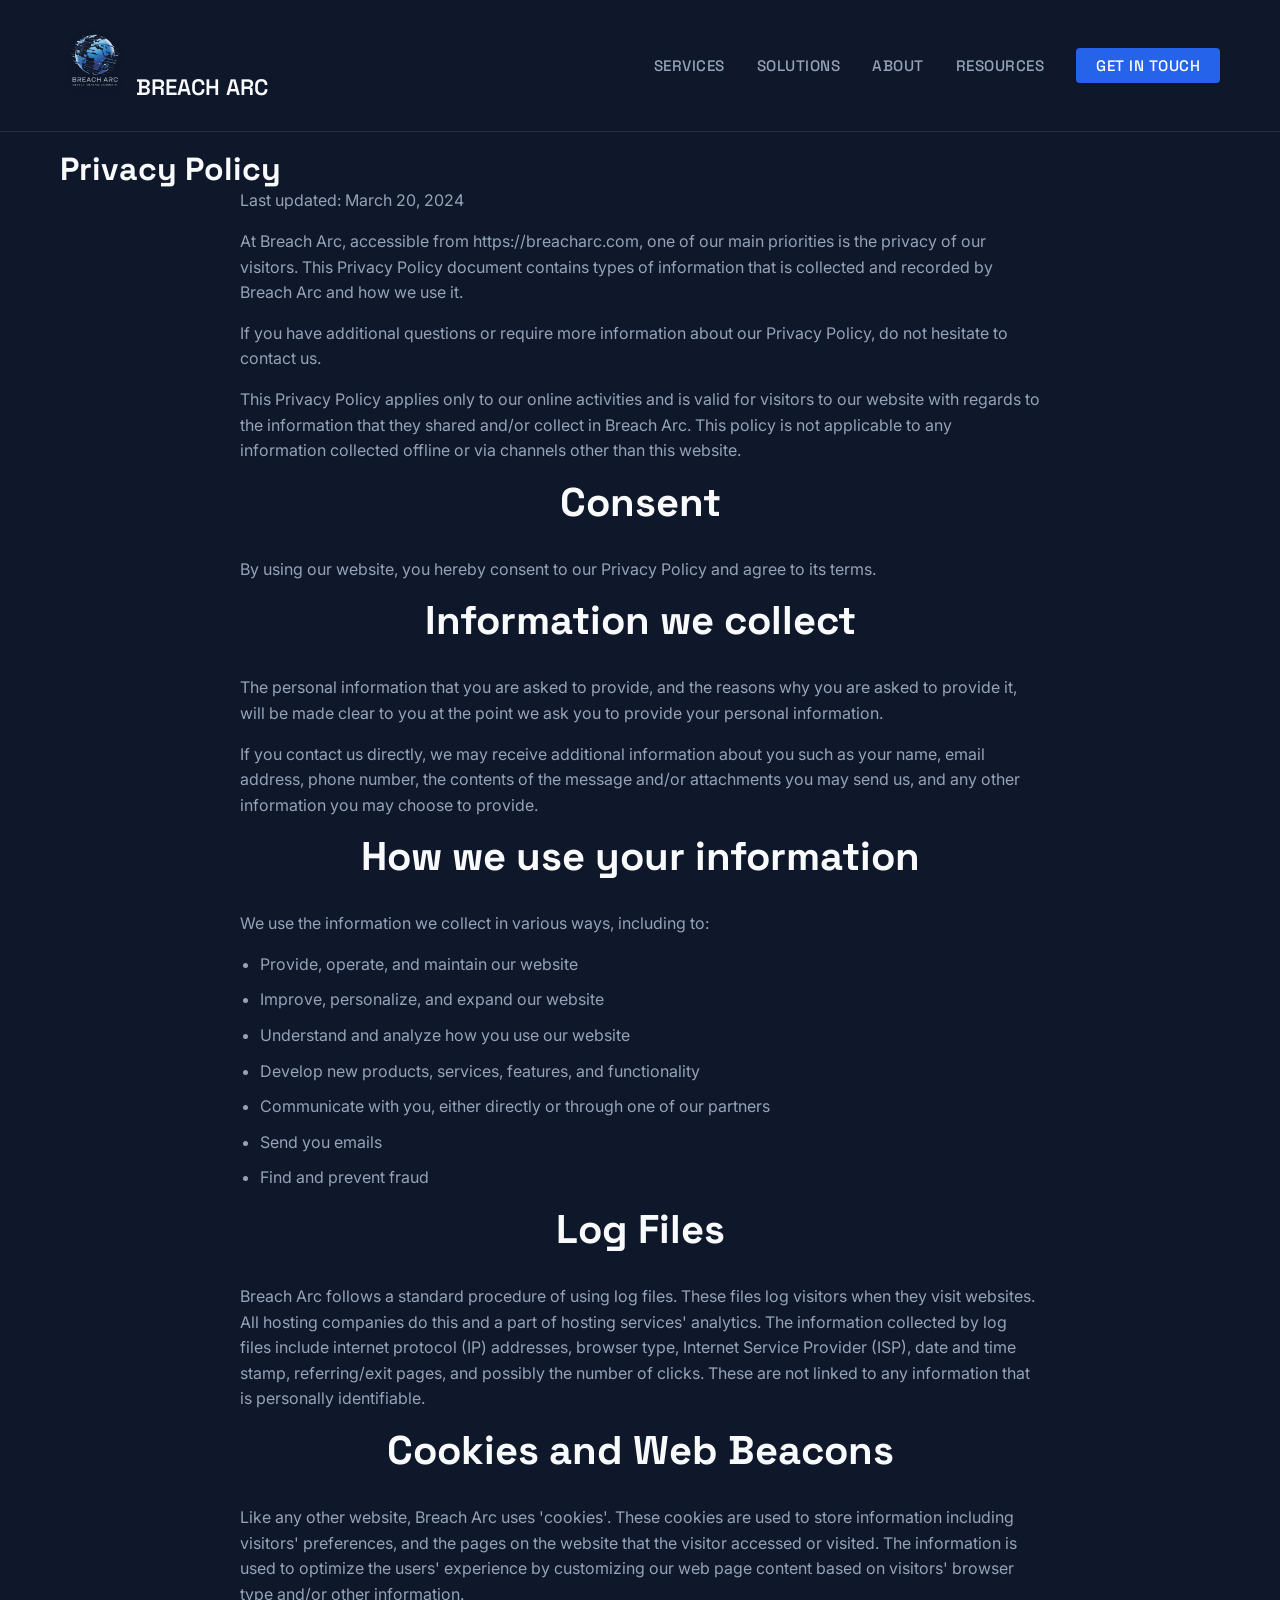
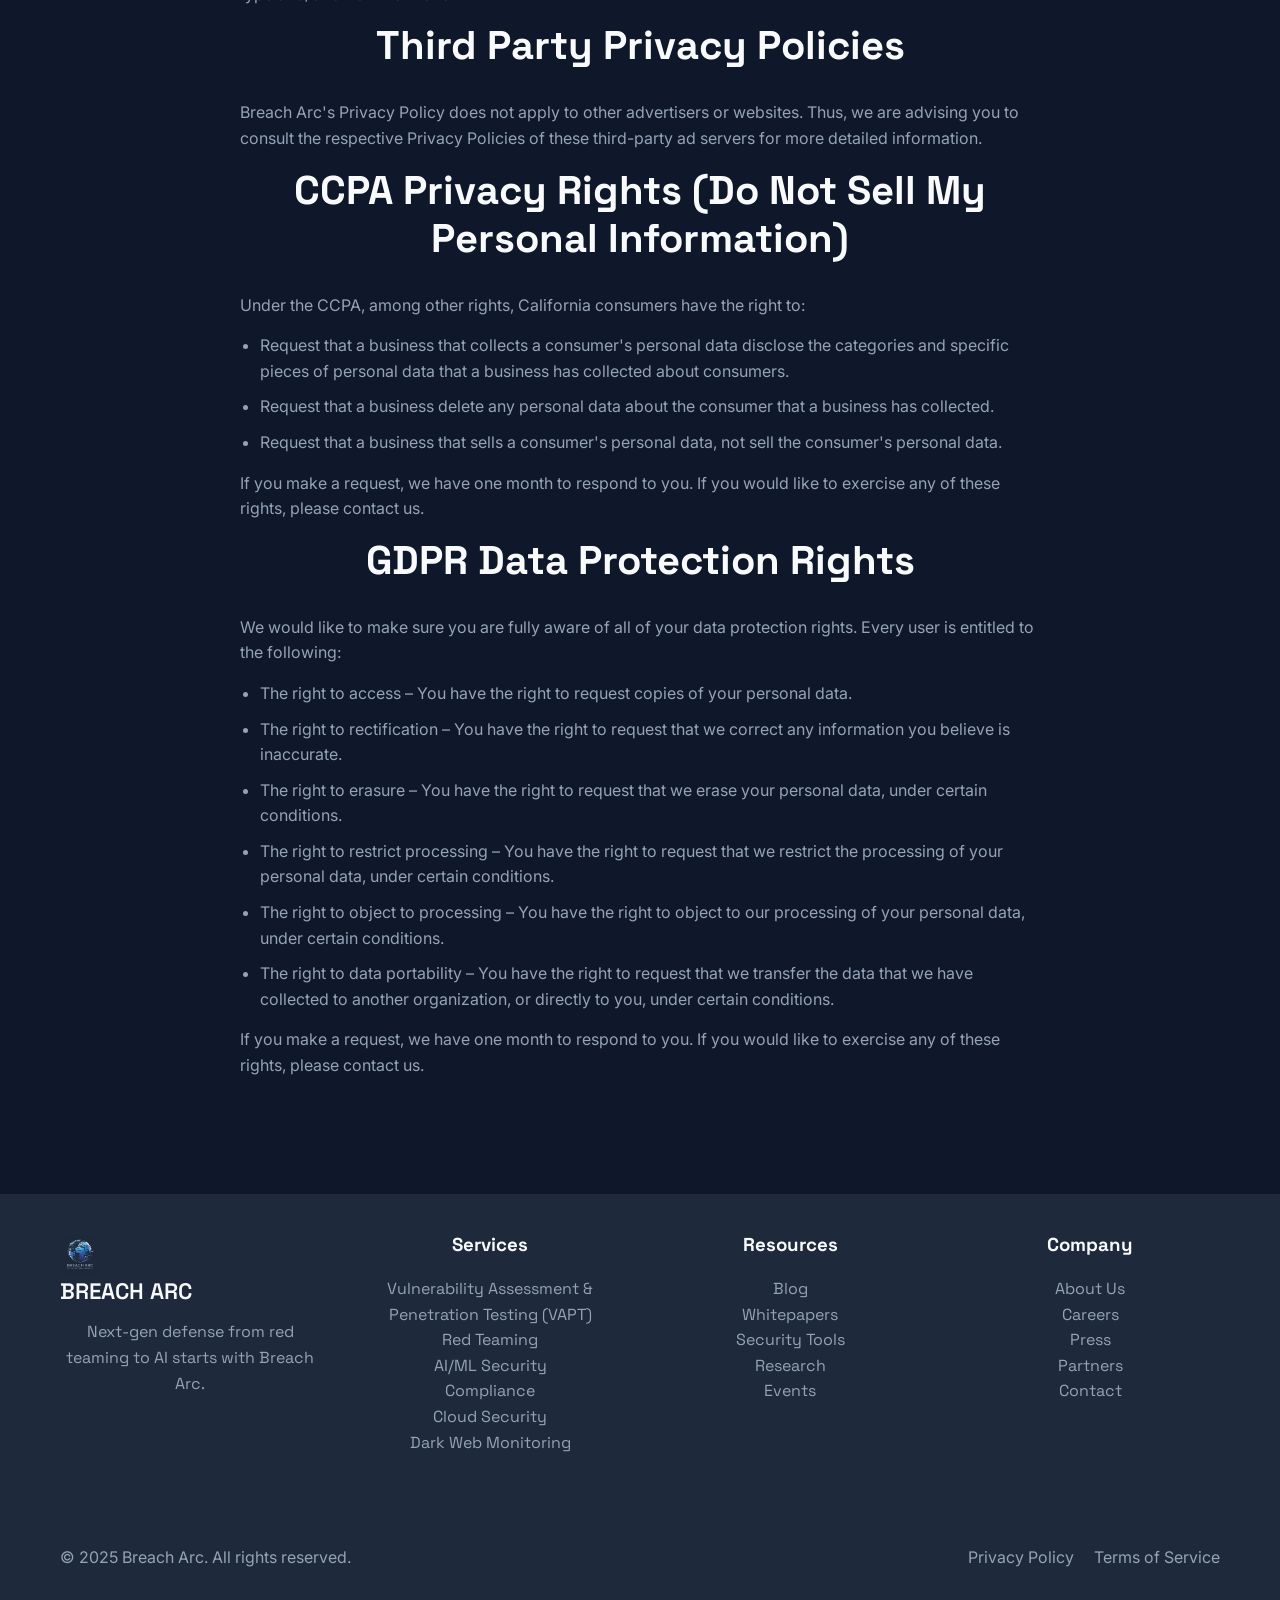
<file: privacy-policy.html>
<!DOCTYPE html>
<html lang="en">
<head>
    <meta charset="UTF-8">
    <meta name="viewport" content="width=device-width, initial-scale=1.0">
    <meta name="theme-color" content="#2563eb">
    <title>Privacy Policy - Breach Arc</title>
    <meta name="description" content="Breach Arc Privacy Policy - Learn how we collect, use, and protect your personal information">
    <meta name="keywords" content="privacy policy, data protection, GDPR, CCPA, cybersecurity">
    <meta name="author" content="Breach Arc">
    <meta name="robots" content="index, follow">
    
    <!-- Preload critical assets -->
    <link rel="preload" href="Logo1.png" as="image">
    <link rel="preload" href="style.css" as="style">
    <link rel="preload" href="https://fonts.googleapis.com/css2?family=Inter:wght@300;400;500;600;700&family=Space+Grotesk:wght@500;600;700&display=swap" as="style">
    
    <!-- Stylesheets -->
    <link rel="stylesheet" href="style.css">
    <link href="https://fonts.googleapis.com/css2?family=Inter:wght@300;400;500;600;700&family=Space+Grotesk:wght@500;600;700&display=swap" rel="stylesheet">
    <link rel="stylesheet" href="https://cdnjs.cloudflare.com/ajax/libs/font-awesome/6.0.0/css/all.min.css">
    
    <!-- Favicon -->
    <link rel="icon" type="image/x-icon" href="favicon.ico">
    <link rel="icon" type="image/png" sizes="32x32" href="favicon.ico">
    <link rel="icon" type="image/png" sizes="16x16" href="favicon.ico">
    <link rel="apple-touch-icon" href="favicon.ico">
    <link rel="manifest" href="site.webmanifest">
</head>
<body>
    <nav class="navbar" role="navigation" aria-label="Main navigation">
        <div class="container">
            <div class="logo">
                <a href="/" aria-label="Breach Arc Home">
                    <img src="Logo1.png" alt="Breach Arc Logo" class="logo-img" width="40" height="40">
                    <span class="logo-text">BREACH ARC</span>
                </a>
            </div>
            <div class="nav-wrapper">
                <ul class="nav-links">
                    <li><a href="index.html#services" class="nav-item" aria-label="View our services">Services</a></li>
                    <li><a href="index.html#solutions" class="nav-item" aria-label="Explore our solutions">Solutions</a></li>
                    <li><a href="index.html#about" class="nav-item" aria-label="Learn about us">About</a></li>
                    <li><a href="index.html#resources" class="nav-item" aria-label="Access our resources">Resources</a></li>
                    <li><a href="index.html#contact" class="nav-cta" aria-label="Contact us">Get in Touch</a></li>
                </ul>
                <button class="mobile-menu-btn" aria-label="Toggle menu" aria-expanded="false" aria-controls="nav-links">
                    <span class="hamburger-line" aria-hidden="true"></span>
                    <span class="hamburger-line" aria-hidden="true"></span>
                    <span class="hamburger-line" aria-hidden="true"></span>
                </button>
            </div>
        </div>
    </nav>

    <main class="privacy-policy with-nav-offset">
        <div class="container">
            <h1>Privacy Policy</h1>
            <div class="policy-content">
                <p>Last updated: <time datetime="2024-03-20">March 20, 2024</time></p>
                
                <p>At Breach Arc, accessible from <a href="https://breacharc.com" rel="noopener noreferrer">https://breacharc.com</a>, one of our main priorities is the privacy of our visitors. This Privacy Policy document contains types of information that is collected and recorded by Breach Arc and how we use it.</p>
                
                <p>If you have additional questions or require more information about our Privacy Policy, do not hesitate to <a href="index.html#contact">contact us</a>.</p>
                
                <p>This Privacy Policy applies only to our online activities and is valid for visitors to our website with regards to the information that they shared and/or collect in Breach Arc. This policy is not applicable to any information collected offline or via channels other than this website.</p>

                <section aria-labelledby="consent-heading">
                    <h2 id="consent-heading">Consent</h2>
                    <p>By using our website, you hereby consent to our Privacy Policy and agree to its terms.</p>
                </section>

                <section aria-labelledby="information-heading">
                    <h2 id="information-heading">Information we collect</h2>
                    <p>The personal information that you are asked to provide, and the reasons why you are asked to provide it, will be made clear to you at the point we ask you to provide your personal information.</p>
                    <p>If you contact us directly, we may receive additional information about you such as your name, email address, phone number, the contents of the message and/or attachments you may send us, and any other information you may choose to provide.</p>
                </section>

                <section aria-labelledby="usage-heading">
                    <h2 id="usage-heading">How we use your information</h2>
                    <p>We use the information we collect in various ways, including to:</p>
                    <ul>
                        <li>Provide, operate, and maintain our website</li>
                        <li>Improve, personalize, and expand our website</li>
                        <li>Understand and analyze how you use our website</li>
                        <li>Develop new products, services, features, and functionality</li>
                        <li>Communicate with you, either directly or through one of our partners</li>
                        <li>Send you emails</li>
                        <li>Find and prevent fraud</li>
                    </ul>
                </section>

                <section aria-labelledby="logs-heading">
                    <h2 id="logs-heading">Log Files</h2>
                    <p>Breach Arc follows a standard procedure of using log files. These files log visitors when they visit websites. All hosting companies do this and a part of hosting services' analytics. The information collected by log files include internet protocol (IP) addresses, browser type, Internet Service Provider (ISP), date and time stamp, referring/exit pages, and possibly the number of clicks. These are not linked to any information that is personally identifiable.</p>
                </section>

                <section aria-labelledby="cookies-heading">
                    <h2 id="cookies-heading">Cookies and Web Beacons</h2>
                    <p>Like any other website, Breach Arc uses 'cookies'. These cookies are used to store information including visitors' preferences, and the pages on the website that the visitor accessed or visited. The information is used to optimize the users' experience by customizing our web page content based on visitors' browser type and/or other information.</p>
                </section>

                <section aria-labelledby="third-party-heading">
                    <h2 id="third-party-heading">Third Party Privacy Policies</h2>
                    <p>Breach Arc's Privacy Policy does not apply to other advertisers or websites. Thus, we are advising you to consult the respective Privacy Policies of these third-party ad servers for more detailed information.</p>
                </section>

                <section aria-labelledby="ccpa-heading">
                    <h2 id="ccpa-heading">CCPA Privacy Rights (Do Not Sell My Personal Information)</h2>
                    <p>Under the CCPA, among other rights, California consumers have the right to:</p>
                    <ul>
                        <li>Request that a business that collects a consumer's personal data disclose the categories and specific pieces of personal data that a business has collected about consumers.</li>
                        <li>Request that a business delete any personal data about the consumer that a business has collected.</li>
                        <li>Request that a business that sells a consumer's personal data, not sell the consumer's personal data.</li>
                    </ul>
                    <p>If you make a request, we have one month to respond to you. If you would like to exercise any of these rights, please <a href="index.html#contact">contact us</a>.</p>
                </section>

                <section aria-labelledby="gdpr-heading">
                    <h2 id="gdpr-heading">GDPR Data Protection Rights</h2>
                    <p>We would like to make sure you are fully aware of all of your data protection rights. Every user is entitled to the following:</p>
                    <ul>
                        <li>The right to access – You have the right to request copies of your personal data.</li>
                        <li>The right to rectification – You have the right to request that we correct any information you believe is inaccurate.</li>
                        <li>The right to erasure – You have the right to request that we erase your personal data, under certain conditions.</li>
                        <li>The right to restrict processing – You have the right to request that we restrict the processing of your personal data, under certain conditions.</li>
                        <li>The right to object to processing – You have the right to object to our processing of your personal data, under certain conditions.</li>
                        <li>The right to data portability – You have the right to request that we transfer the data that we have collected to another organization, or directly to you, under certain conditions.</li>
                    </ul>
                    <p>If you make a request, we have one month to respond to you. If you would like to exercise any of these rights, please <a href="index.html#contact">contact us</a>.</p>
                </section>
            </div>
        </div>
    </main>

    <footer class="footer">
        <div class="container">
            <div class="footer-content">
                <div class="footer-col">
                    <div class="logo">
                        <a href="/" aria-label="Breach Arc Home">
                            <img src="Logo1.png" alt="Breach Arc Logo" class="logo-img" width="40" height="40">
                            <span class="logo-text">BREACH ARC</span>
                        </a>
                    </div>
                    <p>Next-gen defense from red teaming to AI starts with Breach Arc.</p>
                </div>
                <div class="footer-col">
                    <h3>Services</h3>
                    <ul>
                        <li><a href="index.html#services">Vulnerability Assessment & Penetration Testing (VAPT)</a></li>
                        <li><a href="index.html#services">Red Teaming</a></li>
                        <li><a href="index.html#services">AI/ML Security</a></li>
                        <li><a href="index.html#services">Compliance</a></li>
                        <li><a href="index.html#services">Cloud Security</a></li>
                        <li><a href="index.html#services">Dark Web Monitoring</a></li>
                    </ul>
                </div>
                <div class="footer-col">
                    <h3>Resources</h3>
                    <ul>
                        <li><a href="index.html#resources">Blog</a></li>
                        <li><a href="index.html#resources">Whitepapers</a></li>
                        <li><a href="index.html#resources">Security Tools</a></li>
                        <li><a href="index.html#resources">Research</a></li>
                        <li><a href="index.html#resources">Events</a></li>
                    </ul>
                </div>
                <div class="footer-col">
                    <h3>Company</h3>
                    <ul>
                        <li><a href="index.html#about">About Us</a></li>
                        <li><a href="#">Careers</a></li>
                        <li><a href="#">Press</a></li>
                        <li><a href="#">Partners</a></li>
                        <li><a href="index.html#contact">Contact</a></li>
                    </ul>
                </div>
            </div>
            <div class="footer-bottom">
                <div class="copyright">
                    © 2025 Breach Arc. All rights reserved.
                </div>
                <div class="legal-links">
                    <a href="privacy-policy.html" aria-current="page">Privacy Policy</a>
                    <a href="terms-of-service.html">Terms of Service</a>
                </div>
            </div>
        </div>
    </footer>

    <script>
        document.addEventListener('DOMContentLoaded', function () {
            const mobileMenuBtn = document.querySelector('.mobile-menu-btn');
            const navLinks = document.querySelector('.nav-links');
            const navOverlay = document.createElement('div');
            
            if (!mobileMenuBtn || !navLinks) return;
            
            navOverlay.className = 'nav-overlay';
            document.body.appendChild(navOverlay);

            const closeMobileMenu = () => {
                mobileMenuBtn.classList.remove('active');
                navLinks.classList.remove('active');
                navOverlay.classList.remove('active');
                document.body.classList.remove('no-scroll');
                mobileMenuBtn.setAttribute('aria-expanded', 'false');
            };

            mobileMenuBtn.addEventListener('click', function() {
                const isExpanded = this.classList.toggle('active');
                navLinks.classList.toggle('active');
                navOverlay.classList.toggle('active');
                document.body.classList.toggle('no-scroll');
                this.setAttribute('aria-expanded', isExpanded);
            });

            navOverlay.addEventListener('click', closeMobileMenu);

            document.querySelectorAll('.nav-links a').forEach(link => {
                link.addEventListener('click', () => {
                    if (window.innerWidth <= 768) {
                        closeMobileMenu();
                    }
                });
            });
        });
    </script>
</body>
</html>
</file>
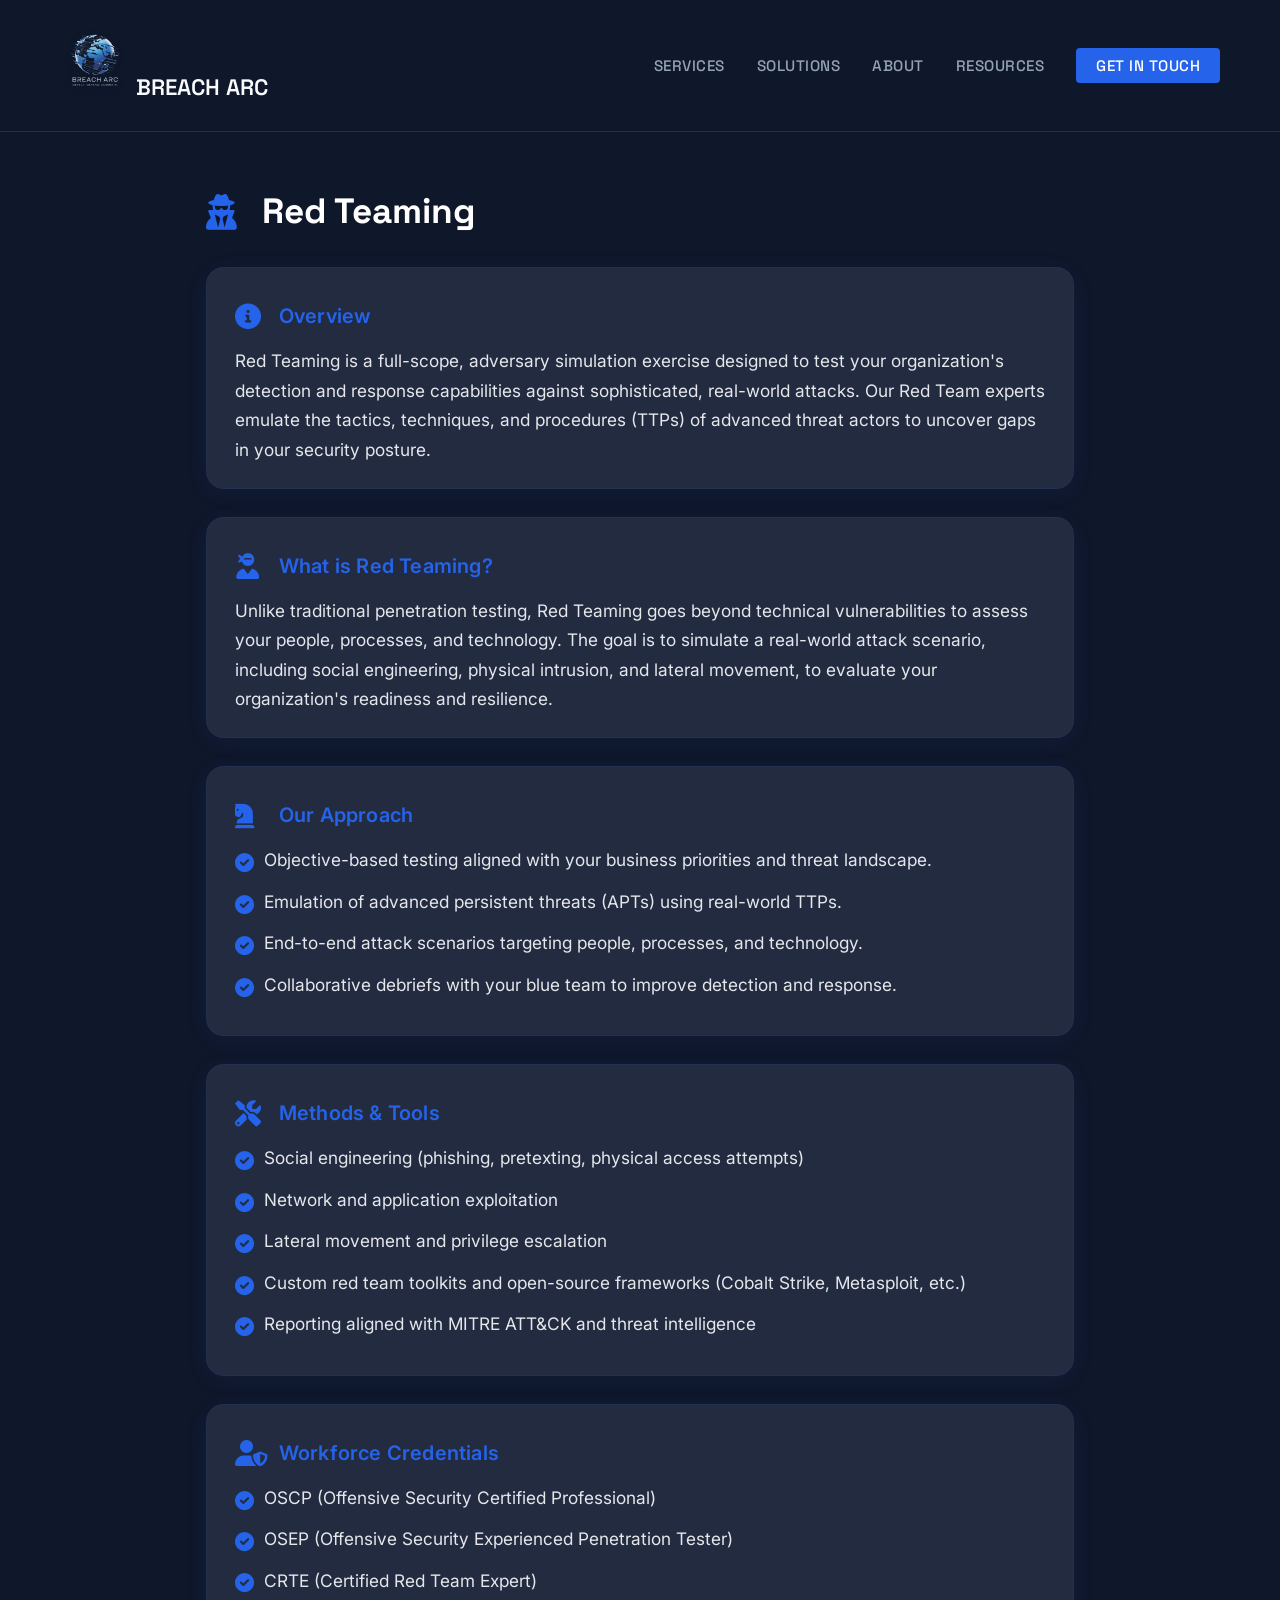
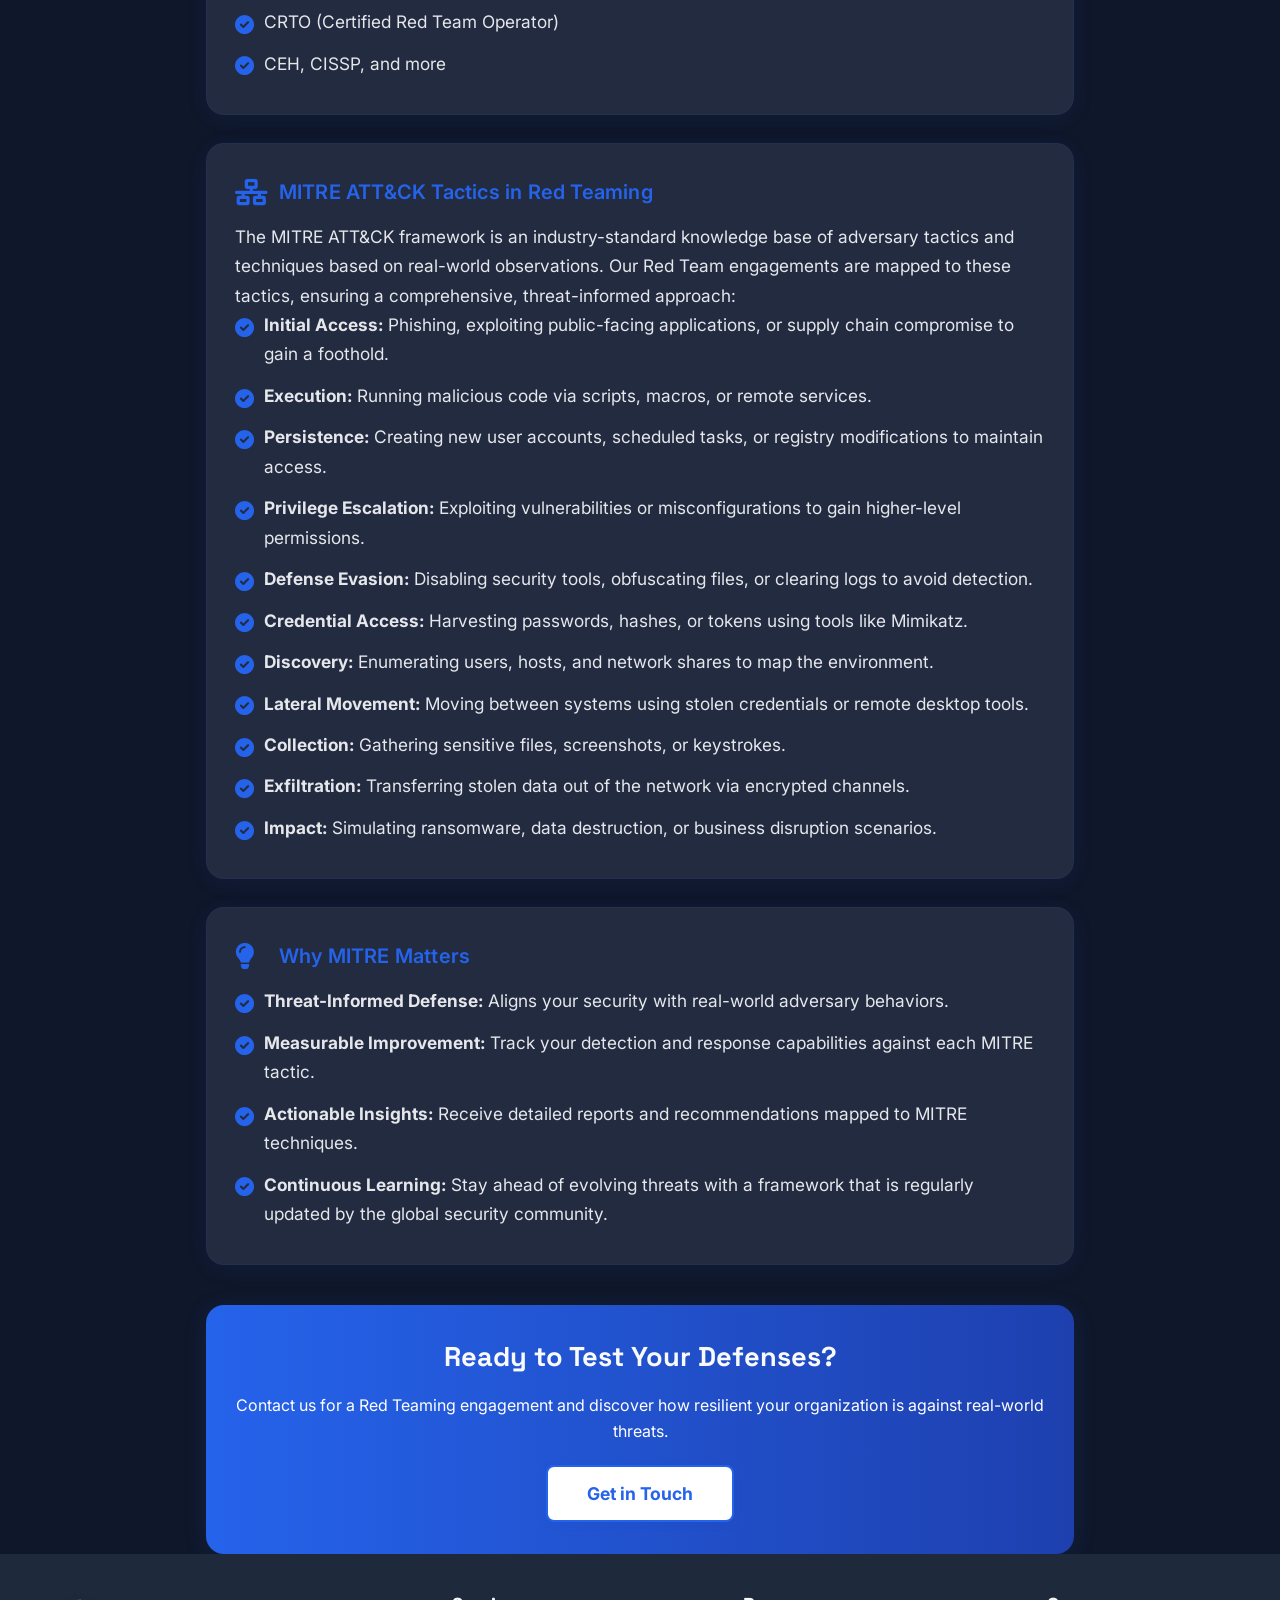
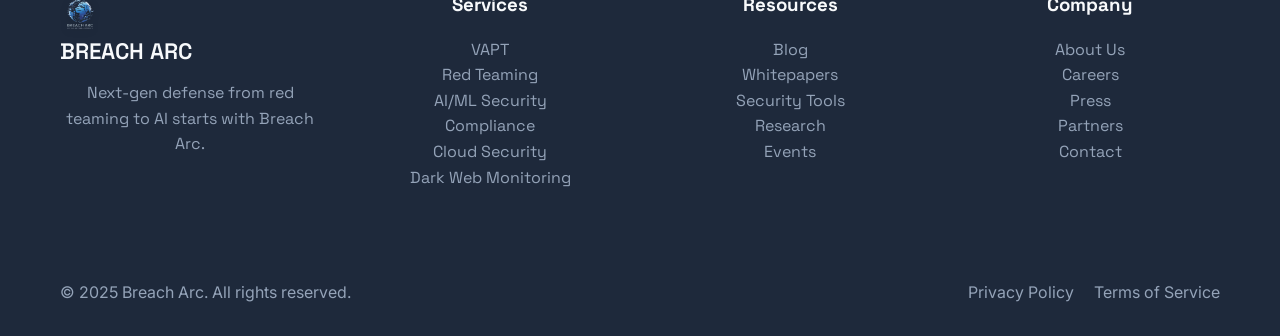
<file: red-teaming.html>
<!DOCTYPE html>
<html lang="en">
<head>
    <meta charset="UTF-8">
    <meta name="viewport" content="width=device-width, initial-scale=1.0">
    <title>Red Teaming | Breach Arc</title>
    <meta name="description" content="Learn about Breach Arc's Red Teaming services: what is red teaming, our approach, methods, and expert workforce.">
    <link rel="stylesheet" href="style.css">
    <link href="https://fonts.googleapis.com/css2?family=Inter:wght@300;400;500;600;700&family=Space+Grotesk:wght@500;600;700&display=swap" rel="stylesheet">
    <link rel="stylesheet" href="https://cdnjs.cloudflare.com/ajax/libs/font-awesome/6.0.0/css/all.min.css">
    <link rel="icon" type="image/x-icon" href="favicon.ico">
    <link rel="icon" type="image/png" sizes="32x32" href="favicon.ico">
    <link rel="icon" type="image/png" sizes="16x16" href="favicon.ico">
    <link rel="apple-touch-icon" href="favicon.ico">
    <link rel="manifest" href="site.webmanifest">
    <meta name="theme-color" content="#2563eb">
</head>
<body>
    <nav class="navbar" role="navigation" aria-label="Main navigation">
        <div class="container">
            <div class="logo">
                <a href="/" aria-label="Breach Arc Home">
                    <img src="Logo1.png" alt="Breach Arc Logo" class="logo-img" width="40" height="40">
                    <span class="logo-text">BREACH ARC</span>
                </a>
            </div>
            <div class="nav-wrapper">
                <ul class="nav-links">
                    <li><a href="index.html#services" class="nav-item">Services</a></li>
                    <li><a href="index.html#solutions" class="nav-item">Solutions</a></li>
                    <li><a href="index.html#about" class="nav-item">About</a></li>
                    <li><a href="index.html#resources" class="nav-item">Resources</a></li>
                    <li><a href="index.html#contact" class="nav-cta">Get in Touch</a></li>
                </ul>
            </div>
        </div>
    </nav>
    <main class="service-detail with-nav-offset">
        <div class="container vapt-container">
            <h1 class="vapt-title"><i class="fas fa-user-secret vapt-title-icon"></i> Red Teaming</h1>
            <div class="vapt-sections">
                <section class="vapt-card">
                    <div class="vapt-card-header"><i class="fas fa-info-circle vapt-section-icon"></i> <span>Overview</span></div>
                    <div class="vapt-card-body">
                        <p>Red Teaming is a full-scope, adversary simulation exercise designed to test your organization's detection and response capabilities against sophisticated, real-world attacks. Our Red Team experts emulate the tactics, techniques, and procedures (TTPs) of advanced threat actors to uncover gaps in your security posture.</p>
                    </div>
                </section>
                <section class="vapt-card">
                    <div class="vapt-card-header"><i class="fas fa-user-ninja vapt-section-icon"></i> <span>What is Red Teaming?</span></div>
                    <div class="vapt-card-body">
                        <p>Unlike traditional penetration testing, Red Teaming goes beyond technical vulnerabilities to assess your people, processes, and technology. The goal is to simulate a real-world attack scenario, including social engineering, physical intrusion, and lateral movement, to evaluate your organization's readiness and resilience.</p>
                    </div>
                </section>
                <section class="vapt-card">
                    <div class="vapt-card-header"><i class="fas fa-chess-knight vapt-section-icon"></i> <span>Our Approach</span></div>
                    <div class="vapt-card-body">
                        <ul class="vapt-list">
                            <li>Objective-based testing aligned with your business priorities and threat landscape.</li>
                            <li>Emulation of advanced persistent threats (APTs) using real-world TTPs.</li>
                            <li>End-to-end attack scenarios targeting people, processes, and technology.</li>
                            <li>Collaborative debriefs with your blue team to improve detection and response.</li>
                        </ul>
                    </div>
                </section>
                <section class="vapt-card">
                    <div class="vapt-card-header"><i class="fas fa-tools vapt-section-icon"></i> <span>Methods & Tools</span></div>
                    <div class="vapt-card-body">
                        <ul class="vapt-list">
                            <li>Social engineering (phishing, pretexting, physical access attempts)</li>
                            <li>Network and application exploitation</li>
                            <li>Lateral movement and privilege escalation</li>
                            <li>Custom red team toolkits and open-source frameworks (Cobalt Strike, Metasploit, etc.)</li>
                            <li>Reporting aligned with MITRE ATT&CK and threat intelligence</li>
                        </ul>
                    </div>
                </section>
                <section class="vapt-card">
                    <div class="vapt-card-header"><i class="fas fa-user-shield vapt-section-icon"></i> <span>Workforce Credentials</span></div>
                    <div class="vapt-card-body">
                        <ul class="cert-list vapt-list">
                            <li>OSCP (Offensive Security Certified Professional)</li>
                            <li>OSEP (Offensive Security Experienced Penetration Tester)</li>
                            <li>CRTE (Certified Red Team Expert)</li>
                            <li>CRTO (Certified Red Team Operator)</li>
                            <li>CEH, CISSP, and more</li>
                        </ul>
                    </div>
                </section>
                <section class="vapt-card">
                    <div class="vapt-card-header"><i class="fas fa-network-wired vapt-section-icon"></i> <span>MITRE ATT&CK Tactics in Red Teaming</span></div>
                    <div class="vapt-card-body">
                        <p>The MITRE ATT&CK framework is an industry-standard knowledge base of adversary tactics and techniques based on real-world observations. Our Red Team engagements are mapped to these tactics, ensuring a comprehensive, threat-informed approach:</p>
                        <ul class="vapt-list">
                            <li><strong>Initial Access:</strong> Phishing, exploiting public-facing applications, or supply chain compromise to gain a foothold.</li>
                            <li><strong>Execution:</strong> Running malicious code via scripts, macros, or remote services.</li>
                            <li><strong>Persistence:</strong> Creating new user accounts, scheduled tasks, or registry modifications to maintain access.</li>
                            <li><strong>Privilege Escalation:</strong> Exploiting vulnerabilities or misconfigurations to gain higher-level permissions.</li>
                            <li><strong>Defense Evasion:</strong> Disabling security tools, obfuscating files, or clearing logs to avoid detection.</li>
                            <li><strong>Credential Access:</strong> Harvesting passwords, hashes, or tokens using tools like Mimikatz.</li>
                            <li><strong>Discovery:</strong> Enumerating users, hosts, and network shares to map the environment.</li>
                            <li><strong>Lateral Movement:</strong> Moving between systems using stolen credentials or remote desktop tools.</li>
                            <li><strong>Collection:</strong> Gathering sensitive files, screenshots, or keystrokes.</li>
                            <li><strong>Exfiltration:</strong> Transferring stolen data out of the network via encrypted channels.</li>
                            <li><strong>Impact:</strong> Simulating ransomware, data destruction, or business disruption scenarios.</li>
                        </ul>
                    </div>
                </section>
                <section class="vapt-card">
                    <div class="vapt-card-header"><i class="fas fa-lightbulb vapt-section-icon"></i> <span>Why MITRE Matters</span></div>
                    <div class="vapt-card-body">
                        <ul class="vapt-list">
                            <li><strong>Threat-Informed Defense:</strong> Aligns your security with real-world adversary behaviors.</li>
                            <li><strong>Measurable Improvement:</strong> Track your detection and response capabilities against each MITRE tactic.</li>
                            <li><strong>Actionable Insights:</strong> Receive detailed reports and recommendations mapped to MITRE techniques.</li>
                            <li><strong>Continuous Learning:</strong> Stay ahead of evolving threats with a framework that is regularly updated by the global security community.</li>
                        </ul>
                    </div>
                </section>
            </div>
            <section class="cta-section vapt-cta-section">
                <h2>Ready to Test Your Defenses?</h2>
                <p>Contact us for a Red Teaming engagement and discover how resilient your organization is against real-world threats.</p>
                <a href="index.html#contact" class="cta-primary vapt-cta-btn">Get in Touch</a>
            </section>
        </div>
    </main>
    <footer class="footer">
        <div class="container">
            <div class="footer-content">
                <div class="footer-col">
                    <div class="logo">
                        <a href="/" aria-label="Breach Arc Home">
                            <img src="Logo1.png" alt="Breach Arc Logo" class="logo-img" width="40" height="40">
                            <span class="logo-text">BREACH ARC</span>
                        </a>
                    </div>
                    <p>Next-gen defense from red teaming to AI starts with Breach Arc.</p>
                </div>
                <div class="footer-col">
                    <h3>Services</h3>
                    <ul>
                        <li><a href="index.html#services">VAPT</a></li>
                        <li><a href="index.html#services">Red Teaming</a></li>
                        <li><a href="index.html#services">AI/ML Security</a></li>
                        <li><a href="index.html#services">Compliance</a></li>
                        <li><a href="index.html#services">Cloud Security</a></li>
                        <li><a href="index.html#services">Dark Web Monitoring</a></li>
                    </ul>
                </div>
                <div class="footer-col">
                    <h3>Resources</h3>
                    <ul>
                        <li><a href="index.html#resources">Blog</a></li>
                        <li><a href="index.html#resources">Whitepapers</a></li>
                        <li><a href="index.html#resources">Security Tools</a></li>
                        <li><a href="index.html#resources">Research</a></li>
                        <li><a href="index.html#resources">Events</a></li>
                    </ul>
                </div>
                <div class="footer-col">
                    <h3>Company</h3>
                    <ul>
                        <li><a href="index.html#about">About Us</a></li>
                        <li><a href="#">Careers</a></li>
                        <li><a href="#">Press</a></li>
                        <li><a href="#">Partners</a></li>
                        <li><a href="index.html#contact">Contact</a></li>
                    </ul>
                </div>
            </div>
            <div class="footer-bottom">
                <div class="copyright">
                    © 2025 Breach Arc. All rights reserved.
                </div>
                <div class="legal-links">
                    <a href="privacy-policy.html">Privacy Policy</a>
                    <a href="terms-of-service.html">Terms of Service</a>
                </div>
            </div>
        </div>
    </footer>
</body>
</html>
</file>
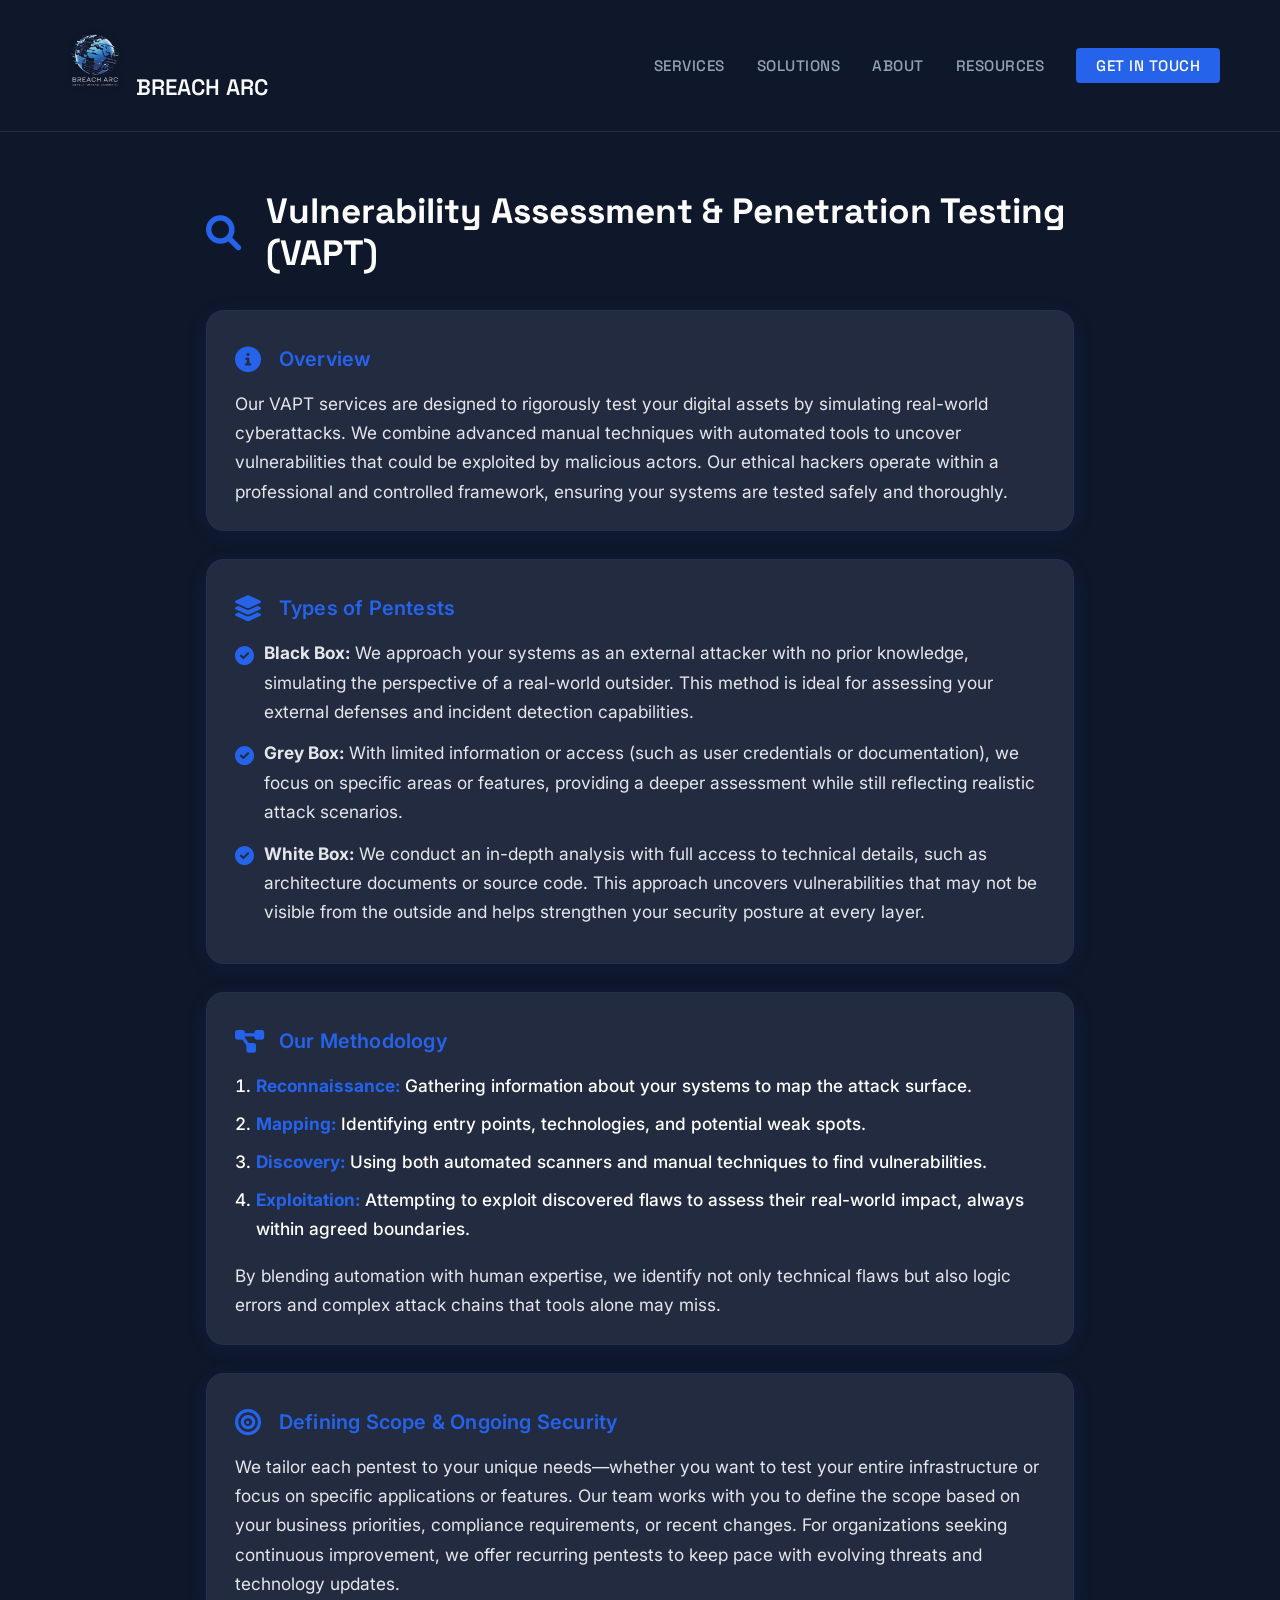
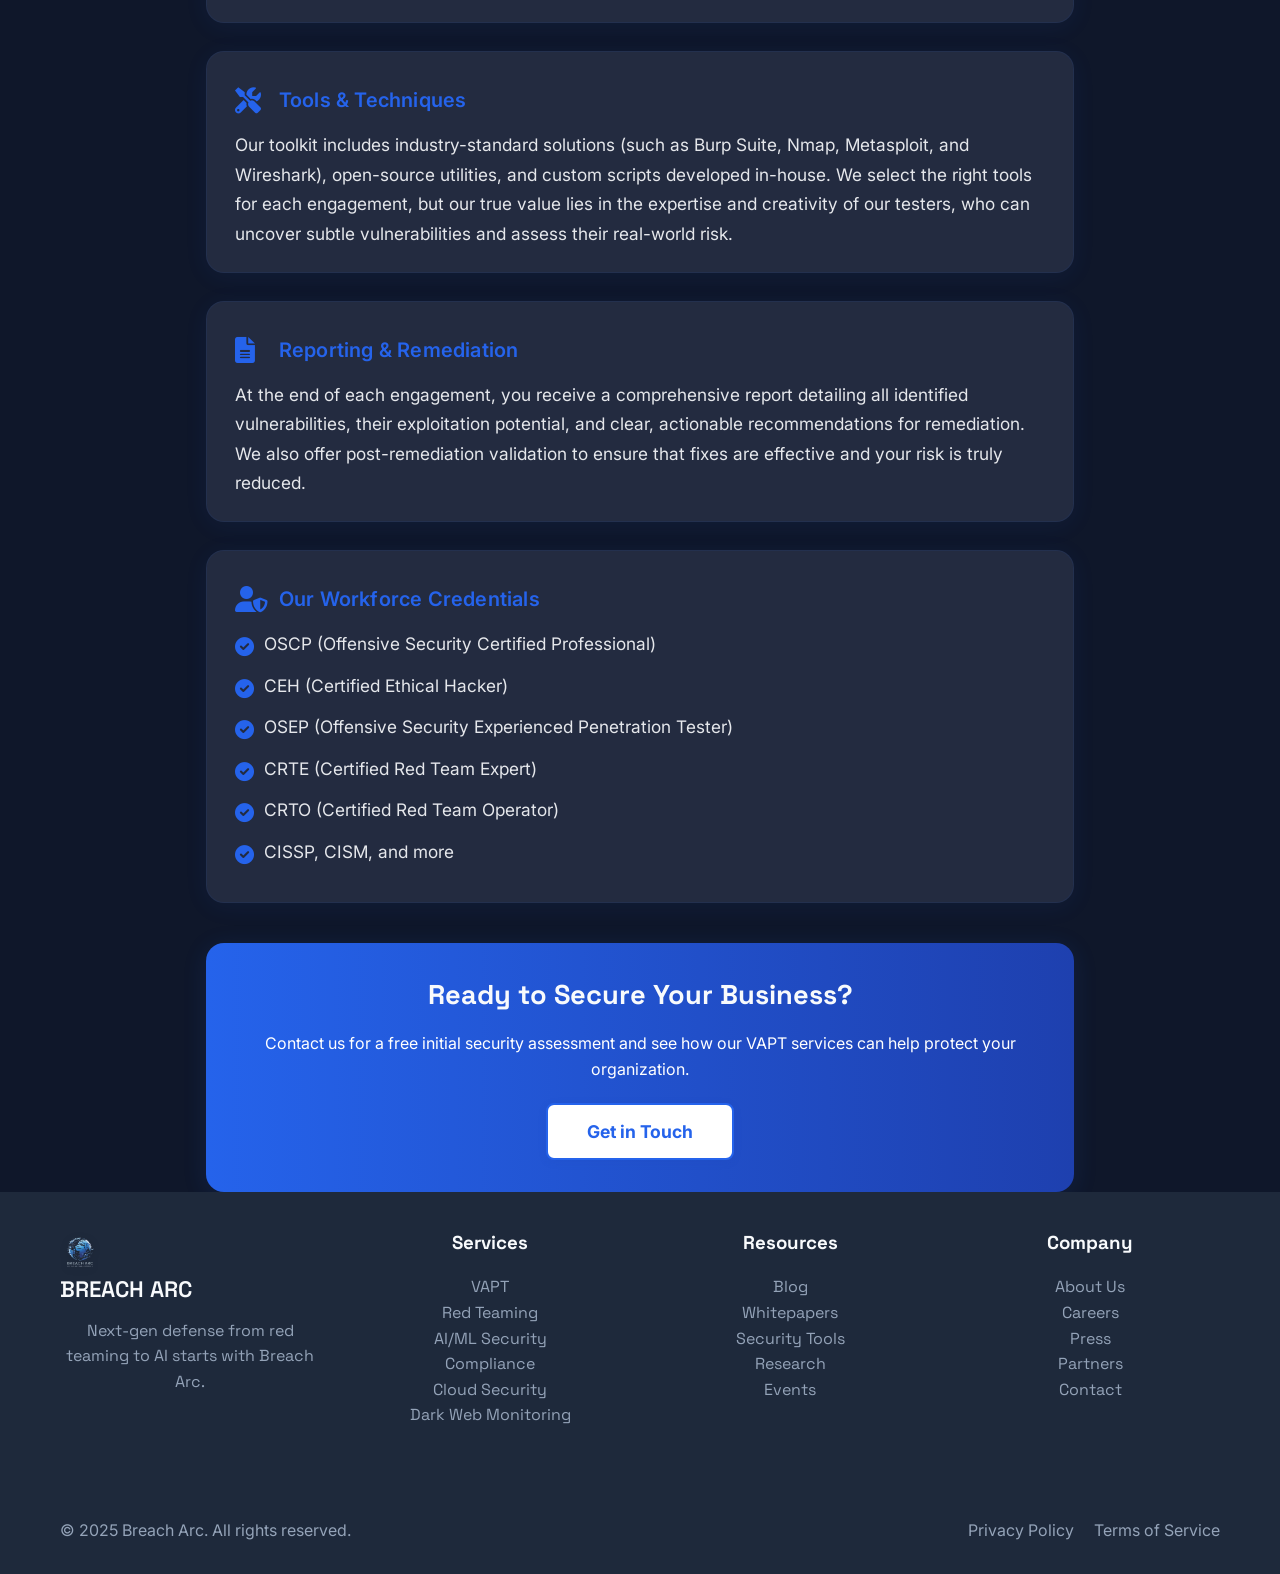
<file: vapt.html>
<!DOCTYPE html>
<html lang="en">
<head>
    <meta charset="UTF-8">
    <meta name="viewport" content="width=device-width, initial-scale=1.0">
    <title>VAPT - Vulnerability Assessment & Penetration Testing | Breach Arc</title>
    <meta name="description" content="Learn about Breach Arc's VAPT services: what is VAPT, our methodology, and our expert workforce.">
    <link rel="stylesheet" href="style.css">
    <link href="https://fonts.googleapis.com/css2?family=Inter:wght@300;400;500;600;700&family=Space+Grotesk:wght@500;600;700&display=swap" rel="stylesheet">
    <link rel="stylesheet" href="https://cdnjs.cloudflare.com/ajax/libs/font-awesome/6.0.0/css/all.min.css">
    <link rel="icon" type="image/x-icon" href="favicon.ico">
    <link rel="icon" type="image/png" sizes="32x32" href="favicon.ico">
    <link rel="icon" type="image/png" sizes="16x16" href="favicon.ico">
    <link rel="apple-touch-icon" href="favicon.ico">
    <link rel="manifest" href="site.webmanifest">
    <meta name="theme-color" content="#2563eb">
</head>
<body>
    <nav class="navbar" role="navigation" aria-label="Main navigation">
        <div class="container">
            <div class="logo">
                <a href="/" aria-label="Breach Arc Home">
                    <img src="Logo1.png" alt="Breach Arc Logo" class="logo-img" width="40" height="40">
                    <span class="logo-text">BREACH ARC</span>
                </a>
            </div>
            <div class="nav-wrapper">
                <ul class="nav-links">
                    <li><a href="index.html#services" class="nav-item">Services</a></li>
                    <li><a href="index.html#solutions" class="nav-item">Solutions</a></li>
                    <li><a href="index.html#about" class="nav-item">About</a></li>
                    <li><a href="index.html#resources" class="nav-item">Resources</a></li>
                    <li><a href="index.html#contact" class="nav-cta">Get in Touch</a></li>
                </ul>
            </div>
        </div>
    </nav>
    <main class="service-detail with-nav-offset">
        <div class="container vapt-container">
            <h1 class="vapt-title"><i class="fas fa-search vapt-title-icon"></i> Vulnerability Assessment & Penetration Testing (VAPT)</h1>
            <div class="vapt-sections">
                <section class="vapt-card">
                    <div class="vapt-card-header"><i class="fas fa-info-circle vapt-section-icon"></i> <span>Overview</span></div>
                    <div class="vapt-card-body">
                        <p>Our VAPT services are designed to rigorously test your digital assets by simulating real-world cyberattacks. We combine advanced manual techniques with automated tools to uncover vulnerabilities that could be exploited by malicious actors. Our ethical hackers operate within a professional and controlled framework, ensuring your systems are tested safely and thoroughly.</p>
                    </div>
                </section>
                <section class="vapt-card">
                    <div class="vapt-card-header"><i class="fas fa-layer-group vapt-section-icon"></i> <span>Types of Pentests</span></div>
                    <div class="vapt-card-body">
                        <ul class="vapt-list">
                            <li><strong>Black Box:</strong> We approach your systems as an external attacker with no prior knowledge, simulating the perspective of a real-world outsider. This method is ideal for assessing your external defenses and incident detection capabilities.</li>
                            <li><strong>Grey Box:</strong> With limited information or access (such as user credentials or documentation), we focus on specific areas or features, providing a deeper assessment while still reflecting realistic attack scenarios.</li>
                            <li><strong>White Box:</strong> We conduct an in-depth analysis with full access to technical details, such as architecture documents or source code. This approach uncovers vulnerabilities that may not be visible from the outside and helps strengthen your security posture at every layer.</li>
                        </ul>
                    </div>
                </section>
                <section class="vapt-card">
                    <div class="vapt-card-header"><i class="fas fa-project-diagram vapt-section-icon"></i> <span>Our Methodology</span></div>
                    <div class="vapt-card-body">
                        <ol class="vapt-steps">
                            <li><strong>Reconnaissance:</strong> Gathering information about your systems to map the attack surface.</li>
                            <li><strong>Mapping:</strong> Identifying entry points, technologies, and potential weak spots.</li>
                            <li><strong>Discovery:</strong> Using both automated scanners and manual techniques to find vulnerabilities.</li>
                            <li><strong>Exploitation:</strong> Attempting to exploit discovered flaws to assess their real-world impact, always within agreed boundaries.</li>
                        </ol>
                        <p>By blending automation with human expertise, we identify not only technical flaws but also logic errors and complex attack chains that tools alone may miss.</p>
                    </div>
                </section>
                <section class="vapt-card">
                    <div class="vapt-card-header"><i class="fas fa-bullseye vapt-section-icon"></i> <span>Defining Scope & Ongoing Security</span></div>
                    <div class="vapt-card-body">
                        <p>We tailor each pentest to your unique needs—whether you want to test your entire infrastructure or focus on specific applications or features. Our team works with you to define the scope based on your business priorities, compliance requirements, or recent changes. For organizations seeking continuous improvement, we offer recurring pentests to keep pace with evolving threats and technology updates.</p>
                    </div>
                </section>
                <section class="vapt-card">
                    <div class="vapt-card-header"><i class="fas fa-tools vapt-section-icon"></i> <span>Tools & Techniques</span></div>
                    <div class="vapt-card-body">
                        <p>Our toolkit includes industry-standard solutions (such as Burp Suite, Nmap, Metasploit, and Wireshark), open-source utilities, and custom scripts developed in-house. We select the right tools for each engagement, but our true value lies in the expertise and creativity of our testers, who can uncover subtle vulnerabilities and assess their real-world risk.</p>
                    </div>
                </section>
                <section class="vapt-card">
                    <div class="vapt-card-header"><i class="fas fa-file-alt vapt-section-icon"></i> <span>Reporting & Remediation</span></div>
                    <div class="vapt-card-body">
                        <p>At the end of each engagement, you receive a comprehensive report detailing all identified vulnerabilities, their exploitation potential, and clear, actionable recommendations for remediation. We also offer post-remediation validation to ensure that fixes are effective and your risk is truly reduced.</p>
                    </div>
                </section>
                <section class="vapt-card">
                    <div class="vapt-card-header"><i class="fas fa-user-shield vapt-section-icon"></i> <span>Our Workforce Credentials</span></div>
                    <div class="vapt-card-body">
                        <ul class="cert-list vapt-list">
                            <li>OSCP (Offensive Security Certified Professional)</li>
                            <li>CEH (Certified Ethical Hacker)</li>
                            <li>OSEP (Offensive Security Experienced Penetration Tester)</li>
                            <li>CRTE (Certified Red Team Expert)</li>
                            <li>CRTO (Certified Red Team Operator)</li>
                            <li>CISSP, CISM, and more</li>
                        </ul>
                    </div>
                </section>
            </div>
            <section class="cta-section vapt-cta-section">
                <h2>Ready to Secure Your Business?</h2>
                <p>Contact us for a free initial security assessment and see how our VAPT services can help protect your organization.</p>
                <a href="index.html#contact" class="cta-primary vapt-cta-btn">Get in Touch</a>
            </section>
        </div>
    </main>
    <footer class="footer">
        <div class="container">
            <div class="footer-content">
                <div class="footer-col">
                    <div class="logo">
                        <a href="/" aria-label="Breach Arc Home">
                            <img src="Logo1.png" alt="Breach Arc Logo" class="logo-img" width="40" height="40">
                            <span class="logo-text">BREACH ARC</span>
                        </a>
                    </div>
                    <p>Next-gen defense from red teaming to AI starts with Breach Arc.</p>
                </div>
                <div class="footer-col">
                    <h3>Services</h3>
                    <ul>
                        <li><a href="index.html#services">VAPT</a></li>
                        <li><a href="index.html#services">Red Teaming</a></li>
                        <li><a href="index.html#services">AI/ML Security</a></li>
                        <li><a href="index.html#services">Compliance</a></li>
                        <li><a href="index.html#services">Cloud Security</a></li>
                        <li><a href="index.html#services">Dark Web Monitoring</a></li>
                    </ul>
                </div>
                <div class="footer-col">
                    <h3>Resources</h3>
                    <ul>
                        <li><a href="index.html#resources">Blog</a></li>
                        <li><a href="index.html#resources">Whitepapers</a></li>
                        <li><a href="index.html#resources">Security Tools</a></li>
                        <li><a href="index.html#resources">Research</a></li>
                        <li><a href="index.html#resources">Events</a></li>
                    </ul>
                </div>
                <div class="footer-col">
                    <h3>Company</h3>
                    <ul>
                        <li><a href="index.html#about">About Us</a></li>
                        <li><a href="#">Careers</a></li>
                        <li><a href="#">Press</a></li>
                        <li><a href="#">Partners</a></li>
                        <li><a href="index.html#contact">Contact</a></li>
                    </ul>
                </div>
            </div>
            <div class="footer-bottom">
                <div class="copyright">
                    © 2025 Breach Arc. All rights reserved.
                </div>
                <div class="legal-links">
                    <a href="privacy-policy.html">Privacy Policy</a>
                    <a href="terms-of-service.html">Terms of Service</a>
                </div>
            </div>
        </div>
    </footer>
</body>
</html>
</file>
<file: style.css>
:root {
    --primary-color: #2563eb;
    --primary-dark: #1d4ed8;
    --secondary-color: #10b981;
    --dark-color: #1e293b;
    --darker-color: #0f172a;
    --light-color: #f8fafc;
    --gray-color: #94a3b8;
    --danger-color: #ef4444;
    --warning-color: #f59e0b;
}

* {
    margin: 0;
    padding: 0;
    box-sizing: border-box;
}

html {
    scroll-behavior: smooth;
}

body {
    font-family: 'Inter', sans-serif;
    color: var(--light-color);
    line-height: 1.6;
    background-color: var(--darker-color);
    overflow-x: hidden;
}

body.no-scroll {
    overflow: hidden;
}

h1, h2, h3, h4, h5, h6 {
    font-family: 'Space Grotesk', sans-serif;
    font-weight: 700;
    line-height: 1.2;
    color: var(--light-color);
}

a {
    text-decoration: none;
    color: inherit;
}

ul {
    list-style: none;
}

.container {
    width: 100%;
    max-width: 1200px;
    margin: 0 auto;
    padding: 0 20px;
}

.cta-primary, .cta-secondary {
    display: inline-block;
    padding: 12px 24px;
    border-radius: 6px;
    font-weight: 600;
    transition: all 0.3s ease;
    text-align: center;
}

.cta-primary {
    background-color: var(--primary-color);
    color: white;
    border: 2px solid var(--primary-color);
}

.cta-primary:hover {
    background-color: var(--primary-dark);
    border-color: var(--primary-dark);
    transform: translateY(-2px);
    box-shadow: 0 4px 12px rgba(37, 99, 235, 0.2);
}

.cta-secondary {
    background-color: transparent;
    color: var(--primary-color);
    border: 2px solid var(--primary-color);
}

.cta-secondary:hover {
    background-color: rgba(37, 99, 235, 0.1);
    transform: translateY(-2px);
}

/* Loading Spinner */
.loading-spinner {
    position: fixed;
    top: 0;
    left: 0;
    width: 100%;
    height: 100%;
    background-color: rgba(15, 23, 42, 0.9);
    display: flex;
    justify-content: center;
    align-items: center;
    z-index: 9999;
    opacity: 0;
    visibility: hidden;
    transition: opacity 0.3s ease, visibility 0.3s ease;
}

.loading-spinner.active {
    opacity: 1;
    visibility: visible;
}

.spinner {
    width: 40px;
    height: 40px;
    border: 4px solid var(--gray-color);
    border-top: 4px solid var(--primary-color);
    border-radius: 50%;
    animation: spin 1s linear infinite;
}

@keyframes spin {
    0% { transform: rotate(0deg); }
    100% { transform: rotate(360deg); }
}

/* Navbar Styles */
.navbar {
    font-family: 'Space Grotesk', sans-serif;
    position: fixed;
    top: 0;
    left: 0;
    width: 100%;
    padding: 15px 0;
    background-color: var(--darker-color);
    border-bottom: 1px solid rgba(255, 255, 255, 0.1);
    z-index: 1000;
    transition: all 0.3s ease;
}

.navbar .container {
    display: flex;
    justify-content: space-between;
    align-items: center;
    padding: 10px 20px;
}

.logo {
    display: flex;
    align-items: center;
    font-size: 1.4rem;
    font-weight: 600;
    color: var(--light-color);
    transition: opacity 0.3s ease;
}

.logo:hover {
    opacity: 0.9;
}

.logo-img {
    height: 70px;
    width: auto;
    filter: drop-shadow(0 2px 4px rgba(0,0,0,0.2));
    transition: all 0.3s ease;
}

.logo-img:hover {
    filter: drop-shadow(0 4px 8px rgba(37, 99, 235, 0.3));
    opacity: 0.95;
}

.nav-wrapper {
    display: flex;
    align-items: center;
}

.nav-links {
    display: flex;
    align-items: center;
    gap: 32px;
}

.nav-item {
    position: relative;
    padding: 8px 0;
    font-size: 0.95rem;
    font-weight: 500;
    color: var(--gray-color);
    text-transform: uppercase;
    letter-spacing: 0.5px;
    transition: color 0.3s ease;
}

.nav-item::after {
    content: '';
    position: absolute;
    bottom: 0;
    left: 0;
    width: 0;
    height: 2px;
    background-color: var(--primary-color);
    transition: width 0.3s ease;
}

.nav-item:hover {
    color: var(--light-color);
}

.nav-item:hover::after {
    width: 100%;
}

.nav-cta {
    padding: 8px 20px;
    background-color: var(--primary-color);
    color: white;
    border-radius: 4px;
    font-size: 0.95rem;
    font-weight: 500;
    text-transform: uppercase;
    letter-spacing: 0.5px;
    transition: all 0.3s ease;
}

.nav-cta:hover {
    background-color: var(--primary-dark);
    transform: translateY(-1px);
    box-shadow: 0 2px 8px rgba(37, 99, 235, 0.2);
}

.mobile-menu-btn {
    display: none;
    font-size: 1.5rem;
    cursor: pointer;
    color: var(--light-color);
    padding: 5px 10px;
    transition: transform 0.3s ease;
}

/* Hero Section */
.hero {
    padding: 180px 0 100px;
    background: linear-gradient(135deg, #1e293b 0%, #0f172a 100%);
    text-align: center;
    position: relative;
    overflow: hidden;
}

.particles-background {
    position: absolute;
    top: 0;
    left: 0;
    width: 100%;
    height: 100%;
    z-index: 0;
}

.hero-content {
    max-width: 800px;
    margin: 0 auto;
    position: relative;
    z-index: 1;
}

.hero h1 {
    font-size: 3.5rem;
    margin-bottom: 20px;
    min-height: 60px;
}

.hero h1 .typed-text {
    color: var(--light-color);
}

.hero .subtitle {
    font-size: 1.2rem;
    color: var(--gray-color);
    margin-bottom: 30px;
    position: relative;
    z-index: 1;
}

.hero-cta {
    display: flex;
    justify-content: center;
    gap: 15px;
    margin-bottom: 40px;
    position: relative;
    z-index: 1;
}

.hero-stats {
    display: flex;
    justify-content: center;
    gap: 30px;
    flex-wrap: wrap;
    position: relative;
    z-index: 1;
}

.stat-item {
    background-color: var(--dark-color);
    padding: 20px;
    border-radius: 10px;
    min-width: 150px;
}

.stat-value {
    font-size: 2rem;
    font-weight: 700;
    color: var(--primary-color);
    margin-bottom: 5px;
}

.stat-label {
    font-size: 0.9rem;
    color: var(--gray-color);
}

/* Trust Badges */
.trust-badges {
    padding: 40px 0;
    background-color: var(--dark-color);
    text-align: center;
}

.trust-badges p {
    color: var(--gray-color);
    margin-bottom: 20px;
}

.badges-grid {
    display: flex;
    justify-content: center;
    flex-wrap: wrap;
    gap: 20px;
}

.badge-item {
    padding: 10px 25px;
    background-color: var(--darker-color);
    border-radius: 50px;
    color: var(--light-color);
}

/* Section Headers */
.section-header {
    text-align: center;
    margin-bottom: 50px;
}

.section-header h2 {
    font-size: 2.5rem;
    margin-bottom: 15px;
}

.section-subtitle {
    font-size: 1.1rem;
    color: var(--gray-color);
}

/* Services */
.services {
    padding: 100px 0;
    background-color: var(--darker-color);
}

.services-grid {
    display: grid;
    grid-template-columns: repeat(auto-fit, minmax(300px, 1fr));
    gap: 30px;
    justify-items: center;
}

.service-card {
    perspective: 1000px;
    width: 100%;
    max-width: 350px;
    height: 400px;
    background: transparent;
}

.service-flip {
    position: relative;
    width: 100%;
    height: 100%;
    transition: transform 0.6s;
    transform-style: preserve-3d;
}

.service-card:hover .service-flip {
    transform: rotateY(180deg);
}

.service-front, .service-back {
    position: absolute;
    width: 100%;
    height: 100%;
    backface-visibility: hidden;
    background-color: var(--dark-color);
    border-radius: 10px;
    padding: 20px;
    display: flex;
    flex-direction: column;
    justify-content: center;
    align-items: center;
    text-align: center;
}

.service-back {
    transform: rotateY(180deg);
    overflow-y: auto;
    justify-content: flex-start;
}

.service-icon {
    width: 60px;
    height: 60px;
    background-color: rgba(37, 99, 235, 0.1);
    border-radius: 12px;
    display: flex;
    align-items: center;
    justify-content: center;
    margin-bottom: 20px;
    color: var(--primary-color);
    font-size: 1.5rem;
}

.service-front {
    display: flex;
    flex-direction: column;
    justify-content: center;
    align-items: center;
    height: 100%;
    padding: 32px 20px 32px 20px;
}

.service-front h3 {
    font-size: 1.5rem;
    margin-bottom: 18px;
    color: var(--light-color);
}

.service-summary {
    font-size: 1.08rem;
    color: #cbd5e1;
    margin-bottom: 32px;
    margin-top: 8px;
    text-align: center;
    line-height: 1.6;
}

.service-front .cta-secondary {
    margin-top: 10px;
    padding: 12px 28px;
    font-size: 1rem;
}

.service-back h3 {
    font-size: 1.3rem;
    margin-bottom: 10px;
    color: var(--light-color);
}

.service-back ul {
    list-style: disc;
    padding-left: 20px;
    margin-bottom: 15px;
    text-align: left;
    color: var(--gray-color);
    font-size: 0.85rem;
}

.service-back ul li {
    margin-bottom: 8px;
}

.service-back .cta-primary {
    width: 100%;
    padding: 10px;
    font-size: 0.9rem;
    margin-top: auto;
}

.service-back::-webkit-scrollbar {
    width: 6px;
}

.service-back::-webkit-scrollbar-track {
    background: var(--darker-color);
}

.service-back::-webkit-scrollbar-thumb {
    background: var(--primary-color);
    border-radius: 3px;
}

/* Solutions */
.solutions {
    padding: 100px 0;
    background-color: var(--dark-color);
}

.solutions-tabs {
    border-radius: 10px;
    background-color: var(--darker-color);
    padding: 20px;
}

.tab-header {
    display: flex;
    justify-content: center;
    gap: 20px;
    margin-bottom: 30px;
    flex-wrap: wrap;
}

.tab-btn {
    padding: 10px 20px;
    background: none;
    border: none;
    font-family: 'Space Grotesk', sans-serif;
    font-weight: 600;
    color: var(--gray-color);
    cursor: pointer;
    transition: color 0.3s ease;
    border-bottom: 2px solid transparent;
}

.tab-btn.active {
    color: var(--primary-color);
    border-bottom: 2px solid var(--primary-color);
}

.tab-content {
    display: none;
    padding: 30px;
}

.tab-content.active {
    display: block;
}

.tab-text {
    max-width: 800px;
    margin: 0 auto;
    text-align: center;
    display: flex;
    flex-direction: column;
    align-items: center;
    gap: 20px;
}

.tab-text h3 {
    font-size: 2rem;
    margin-bottom: 20px;
    color: var(--light-color);
}

.tab-content p {
    color: var(--gray-color);
    margin-bottom: 20px;
    font-size: 1.1rem;
    max-width: 600px;
}

.tab-text ul {
    display: block;
    text-align: center;
    margin-bottom: 20px;
    list-style: none;
    width: 100%;
}

.tab-text ul li {
    margin-bottom: 10px;
    color: var(--light-color);
    display: flex;
    align-items: center;
    justify-content: center;
    text-align: left;
}

.tab-text ul li::before {
    content: '\f00c';
    font-family: 'Font Awesome 5 Free';
    font-weight: 900;
    color: var(--primary-color);
    margin-right: 8px;
}

.tab-text .cta-button {
    margin-top: auto;
}

.tab-text .cta-secondary {
    display: inline-block;
    padding: 10px 20px;
    margin: 0 auto;
}

/* About */
.about {
    padding: 100px 0;
    background-color: var(--darker-color);
}

.about-content {
    max-width: 800px;
    margin: 0 auto;
    text-align: center;
}

.about-text p {
    margin-bottom: 20px;
}

.about-features {
    display: flex;
    justify-content: center;
    flex-wrap: wrap;
    gap: 20px;
    margin-top: 30px;
}

.feature-item {
    display: flex;
    align-items: center;
    gap: 10px;
    color: var(--light-color);
}

.feature-item i {
    color: var(--primary-color);
}

/* Resources */
.resources {
    padding: 100px 0;
    background-color: var(--dark-color);
}

.resources-grid {
    display: grid;
    grid-template-columns: repeat(auto-fit, minmax(300px, 1fr));
    gap: 30px;
    justify-items: center;
}

.resource-card {
    background-color: var(--darker-color);
    border-radius: 10px;
    padding: 30px;
    transition: all 0.3s ease;
    max-width: 350px;
}

.resource-card:hover {
    transform: translateY(-10px);
    box-shadow: 0 10px 30px rgba(0, 0, 0, 0.3);
}

.resource-card h3 {
    font-size: 1.5rem;
    margin-bottom: 15px;
    color: var(--light-color);
}

.resource-card p {
    color: var(--gray-color);
    margin-bottom: 20px;
}

/* Testimonials */
.testimonials {
    padding: 100px 0;
    background-color: var(--dark-color);
}

.testimonial-slider {
    display: grid;
    grid-template-columns: repeat(auto-fit, minmax(300px, 1fr));
    gap: 30px;
    justify-items: center;
}

.testimonial-card {
    background-color: var(--darker-color);
    border-radius: 10px;
    padding: 30px;
    max-width: 350px;
}

.quote-icon {
    color: var(--primary-color);
    font-size: 2rem;
    margin-bottom: 20px;
    opacity: 0.5;
}

.testimonial-text {
    color: var(--light-color);
    margin-bottom: 25px;
}

.testimonial-author {
    text-align: center;
}

.author-name {
    font-weight: 700;
    color: var(--light-color);
}

.author-title, .author-company {
    font-size: 0.9rem;
    color: var(--gray-color);
}

/* CTA Section */
.cta-section {
    padding: 80px 0;
    background: linear-gradient(135deg, var(--primary-color) 0%, var(--primary-dark) 100%);
    text-align: center;
}

.cta-content h2 {
    margin-bottom: 15px;
}

.cta-content p {
    color: var(--light-color);
    margin-bottom: 30px;
}

/* Contact */
.contact {
    padding: 100px 0;
    background-color: var(--darker-color);
}

.contact-content {
    display: flex;
    gap: 50px;
    justify-content: center;
}

.contact-info {
    flex: 1;
    max-width: 400px;
    text-align: center;
}

.contact-info h3 {
    font-size: 1.5rem;
    margin-bottom: 15px;
}

.contact-info p {
    color: var(--gray-color);
    margin-bottom: 20px;
}

.info-item {
    display: flex;
    justify-content: center;
    align-items: center;
    gap: 10px;
    margin-bottom: 15px;
    color: var(--gray-color);
}

.info-item i {
    color: var(--primary-color);
    font-size: 1.2rem;
}

.contact-social {
    display: flex;
    justify-content: center;
    gap: 15px;
    margin-top: 20px;
}

.contact-social a {
    width: 40px;
    height: 40px;
    border-radius: 50%;
    background-color: var(--dark-color);
    display: flex;
    align-items: center;
    justify-content: center;
    color: var(--primary-color);
    font-size: 1.2rem;
    transition: all 0.3s ease;
}

.contact-social a:hover {
    background-color: var(--primary-color);
    color: white;
}

.contact-form {
    flex: 1;
    max-width: 500px;
    background-color: var(--dark-color);
    border-radius: 10px;
    padding: 30px;
    box-shadow: 0 4px 6px rgba(0, 0, 0, 0.1);
}

.form-group {
    margin-bottom: 20px;
}

.form-group label {
    display: block;
    font-size: 0.9rem;
    color: var(--gray-color);
    margin-bottom: 5px;
    font-weight: 500;
}

.form-group input,
.form-group select,
.form-group textarea {
    width: 100%;
    padding: 12px 15px;
    border: 2px solid var(--gray-color);
    border-radius: 6px;
    background-color: var(--darker-color);
    color: var(--light-color);
    font-size: 1rem;
    transition: border-color 0.3s ease, box-shadow 0.3s ease;
}

.form-group input::placeholder,
.form-group textarea::placeholder {
    color: var(--gray-color);
    opacity: 1;
}

.form-group select {
    appearance: none;
    background: var(--darker-color) url('data:image/svg+xml;utf8,<svg xmlns="http://www.w3.org/2000/svg" width="12" height="12" fill="%2394a3b8"><path d="M2 5l4 4 4-4H2z"/></svg>') no-repeat right 15px center;
    cursor: pointer;
    padding-right: 40px;
    color: var(--gray-color);
}

.form-group select option {
    color: var(--gray-color);
    background-color: var(--darker-color);
}

.form-group select:focus,
.form-group input:focus,
.form-group textarea:focus {
    border-color: var(--primary-color);
    outline: none;
    box-shadow: 0 0 5px rgba(37, 99, 235, 0.3);
    color: var(--light-color);
}

.form-group textarea {
    resize: vertical;
    min-height: 100px;
}

.form-group .cta-primary {
    width: 100%;
    background-color: var(--primary-color);
    border: none;
    padding: 12px;
    font-size: 1rem;
}

.form-group .cta-primary:hover {
    background-color: var(--primary-dark);
    transform: translateY(0);
    box-shadow: 0 2px 4px rgba(37, 99, 235, 0.2);
}

/* Footer */
.footer {
    display: flex;
    background-color: var(--dark-color);
    padding: 40px 0 0;
}

.footer-content {
    font-family: 'Space Grotesk', sans-serif;
    display: grid;
    grid-template-columns: repeat(auto-fit, minmax(200px, 1fr));
    gap: 40px;
    margin-bottom: 60px;
    text-align: center;
}

.footer-col h3 {
    color: var(--light-color);
    margin-bottom: 20px;
}

.footer-col p {
    color: var(--gray-color);
}

.footer-col ul li a {
    color: var(--gray-color);
}

.footer-col ul li a:hover {
    color: var(--light-color);
}

.footer-bottom {
    display: flex;
    justify-content: space-between;
    align-items: center;
    padding: 30px 0;
}

.copyright {
    color: var(--gray-color);
}

.legal-links {
    display: flex;
    gap: 20px;
}

.legal-links a {
    color: var(--gray-color);
}

.legal-links a:hover {
    color: var(--light-color);
}

.privacy-policy, .terms-of-service {
    padding: 100px 0;
    background-color: var(--darker-color);
}

.with-nav-offset {
    padding-top: 150px;
}

.privacy-policy h2, .terms-of-service h2 {
    font-size: 2.5rem;
    margin-bottom: 30px;
    text-align: center;
    color: var(--light-color);
}

.policy-content, .terms-content {
    max-width: 800px;
    margin: 0 auto;
    color: var(--gray-color);
    font-size: 1rem;
    line-height: 1.6;
}

.policy-content h3, .terms-content h3 {
    font-size: 1.5rem;
    margin: 20px 0 15px;
    color: var(--light-color);
}

.policy-content p, .terms-content p {
    margin-bottom: 15px;
}

.policy-content ul, .terms-content ul {
    margin-bottom: 15px;
    padding-left: 20px;
}

.policy-content ul li, .terms-content ul li {
    list-style: disc;
    margin-bottom: 10px;
}

/* Animations */
.animated {
    animation-duration: 1s;
    animation-fill-mode: both;
}

.fadeIn {
    animation-name: fadeIn;
}

@keyframes fadeIn {
    from {
        opacity: 0;
    }
    to {
        opacity: 1;
    }
}

@media (max-width: 768px) {
    .nav-item {
        padding: 15px 0;
        width: 100%;
        text-align: center;
        font-size: 1.1rem;
    }
    
    .nav-item::after {
        display: none;
    }
    
    .nav-cta {
        width: 100%;
        text-align: center;
        padding: 12px 10px;
        margin-bottom: 15px;
    }
    
    .nav-links {
        position: fixed;
        top: 0;
        right: -100%;
        height: 100vh;
        width: 80%;
        max-width: 300px;
        background-color: var(--dark-color);
        flex-direction: column;
        justify-content: center;
        padding: 20px;
        transition: right 0.3s ease;
        z-index: 999;
    }
    
    .nav-links.active {
        right: 0;
    }
    
    .mobile-menu-btn {
        display: block;
        background: none;
        border: none;
        position: relative;
        z-index: 1001;
    }
    
    .mobile-menu-btn .hamburger-line {
        display: block;
        width: 24px;
        height: 2px;
        background-color: var(--light-color);
        margin: 5px 0;
        transition: all 0.3s ease;
    }
    
    .mobile-menu-btn.active .hamburger-line:nth-child(1) {
        transform: rotate(45deg) translate(5px, 5px);
    }
    
    .mobile-menu-btn.active .hamburger-line:nth-child(2) {
        opacity: 0;
    }
    
    .mobile-menu-btn.active .hamburger-line:nth-child(3) {
        transform: rotate(-45deg) translate(7px, -7px);
    }
    
    .nav-overlay {
        position: fixed;
        top: 0;
        left: 0;
        width: 100%;
        height: 100%;
        background-color: rgba(0, 0, 0, 0.5);
        z-index: 998;
        opacity: 0;
        visibility: hidden;
        transition: opacity 0.3s ease;
    }
    
    .nav-overlay.active {
        opacity: 1;
        visibility: visible;
    }

    .hero {
        padding: 120px 0 60px;
    }

    .hero h1 {
        font-size: 2.5rem;
    }

    .hero-cta {
        flex-direction: column;
        align-items: center;
    }

    .hero-cta a {
        width: 100%;
        max-width: 300px;
    }

    .contact-content {
        flex-direction: column;
        align-items: center;
    }

    .contact-info, .contact-form {
        max-width: 100%;
    }

    .footer-content {
        grid-template-columns: 1fr;
    }

    .footer-bottom {
        flex-direction: column;
        gap:0px;
    }

    .with-nav-offset {
        padding-top: 150px;
    }
}

/* --- VAPT PAGE STYLES --- */
.vapt-container {
  max-width: 900px;
  margin: 40px auto 0 auto;
  padding: 0 16px;
}

.vapt-title {
  font-size: 2.2rem;
  font-weight: 700;
  display: flex;
  align-items: center;
  gap: 0.7em;
  margin-bottom: 2.2rem;
  color: #fff;
}

.vapt-title-icon {
  color: #2563eb;
  font-size: 2.2rem;
}

.vapt-sections {
  display: flex;
  flex-direction: column;
  gap: 28px;
}

.vapt-card {
  background: rgba(36, 44, 66, 0.98);
  border-radius: 18px;
  box-shadow: 0 4px 24px 0 rgba(37,99,235,0.07);
  padding: 32px 28px 24px 28px;
  transition: box-shadow 0.2s;
  border: 1px solid rgba(37,99,235,0.08);
}
.vapt-card:hover {
  box-shadow: 0 8px 32px 0 rgba(37,99,235,0.18);
  border-color: #2563eb33;
}

.vapt-card-header {
  display: flex;
  align-items: center;
  font-size: 1.25rem;
  font-weight: 600;
  color: #2563eb;
  margin-bottom: 0.7em;
  gap: 0.5em;
  letter-spacing: 0.01em;
}

.vapt-section-icon {
  font-size: 1.3em;
  color: #2563eb;
  min-width: 1.3em;
}

.vapt-card-body {
  color: #e5e7eb;
  font-size: 1.08rem;
  line-height: 1.7;
}

.vapt-list {
  list-style: none;
  padding-left: 0;
}
.vapt-list li {
  position: relative;
  padding-left: 1.7em;
  margin-bottom: 0.7em;
}
.vapt-list li:before {
  content: '\f058'; /* FontAwesome check-circle */
  font-family: 'Font Awesome 6 Free';
  font-weight: 900;
  color: #2563eb;
  position: absolute;
  left: 0;
  top: 0.1em;
  font-size: 1.1em;
}

.vapt-steps {
  padding-left: 1.2em;
  margin-bottom: 1em;
}
.vapt-steps li {
  margin-bottom: 0.5em;
  font-weight: 500;
  color: #fff;
}
.vapt-steps li strong {
  color: #2563eb;
  font-weight: 700;
}

.vapt-cta-section {
  background: linear-gradient(90deg, #2563eb 0%, #1e40af 100%);
  color: #fff;
  border-radius: 18px;
  margin: 40px 0 0 0;
  padding: 36px 28px 32px 28px;
  text-align: center;
  box-shadow: 0 4px 24px 0 rgba(37,99,235,0.13);
}
.vapt-cta-section h2 {
  font-size: 1.7rem;
  font-weight: 700;
  margin-bottom: 0.7em;
}
.vapt-cta-btn {
  display: inline-block;
  margin-top: 1.2em;
  background: #fff;
  color: #2563eb;
  font-weight: 700;
  font-size: 1.1rem;
  padding: 0.7em 2.2em;
  border-radius: 8px;
  box-shadow: 0 2px 8px 0 rgba(30,64,175,0.10);
  text-decoration: none;
  transition: background 0.2s, color 0.2s;
}
.vapt-cta-btn:hover {
  background: #2563eb;
  color: #fff;
}

/* Responsive */
@media (max-width: 700px) {
  .vapt-container {
    padding: 0 4vw;
  }
  .vapt-card, .vapt-cta-section {
    padding: 20px 10px 18px 10px;
  }
  .vapt-title {
    font-size: 1.3rem;
  }
  .vapt-card-header {
    font-size: 1.05rem;
  }
}

/* Only for the VAPT card's .service-front */
.service-card.vapt .service-front {
    display: flex;
    flex-direction: column;
    justify-content: center;
    align-items: center;
    height: 100%;
    padding: 32px 20px;
}

.service-card.vapt .service-back {
    display: flex;
    flex-direction: column;
    justify-content: center;
    align-items: center;
    height: 100%;
    padding: 32px 20px;
    text-align: center;
}

.service-card.vapt .service-back h3 {
    margin-bottom: 18px;
}

.service-card.vapt .service-summary {
    margin-bottom: 32px;
    margin-top: 8px;
}

.service-card.vapt .vapt-spacer {
    flex: 1 1 auto;
}

.service-card.vapt .cta-secondary {
    margin-top: 10px;
    padding: 12px 28px;
    font-size: 1rem;
}

.service-card .service-back {
    display: flex;
    flex-direction: column;
    justify-content: center;
    align-items: center;
    height: 100%;
    padding: 32px 20px;
    text-align: center;
}

.service-card .service-back h3 {
    margin-bottom: 18px;
}

.service-card .service-summary {
    margin-bottom: 32px;
    margin-top: 8px;
}

.service-card .service-spacer {
    flex: 1 1 auto;
}

.service-card .cta-secondary {
    margin-top: 10px;
    padding: 12px 28px;
    font-size: 1rem;
}

/* Fix footer logo spacing */
.footer .logo-img {
    height: 40px;
    width: auto;
    margin-right: 0;
    vertical-align: middle;
}

.footer-col:first-child p {
    margin-top: 10px;
    margin-bottom: 0;
    color: var(--gray-color);
}

.footer .logo {
    display: flex;
    align-items: center;
    gap: 0;
}

.footer .logo-img {
    display: block;
    margin-right: 0;
    margin-left: 0;
    height: 40px;
    width: auto;
    vertical-align: middle;
}
</file>
